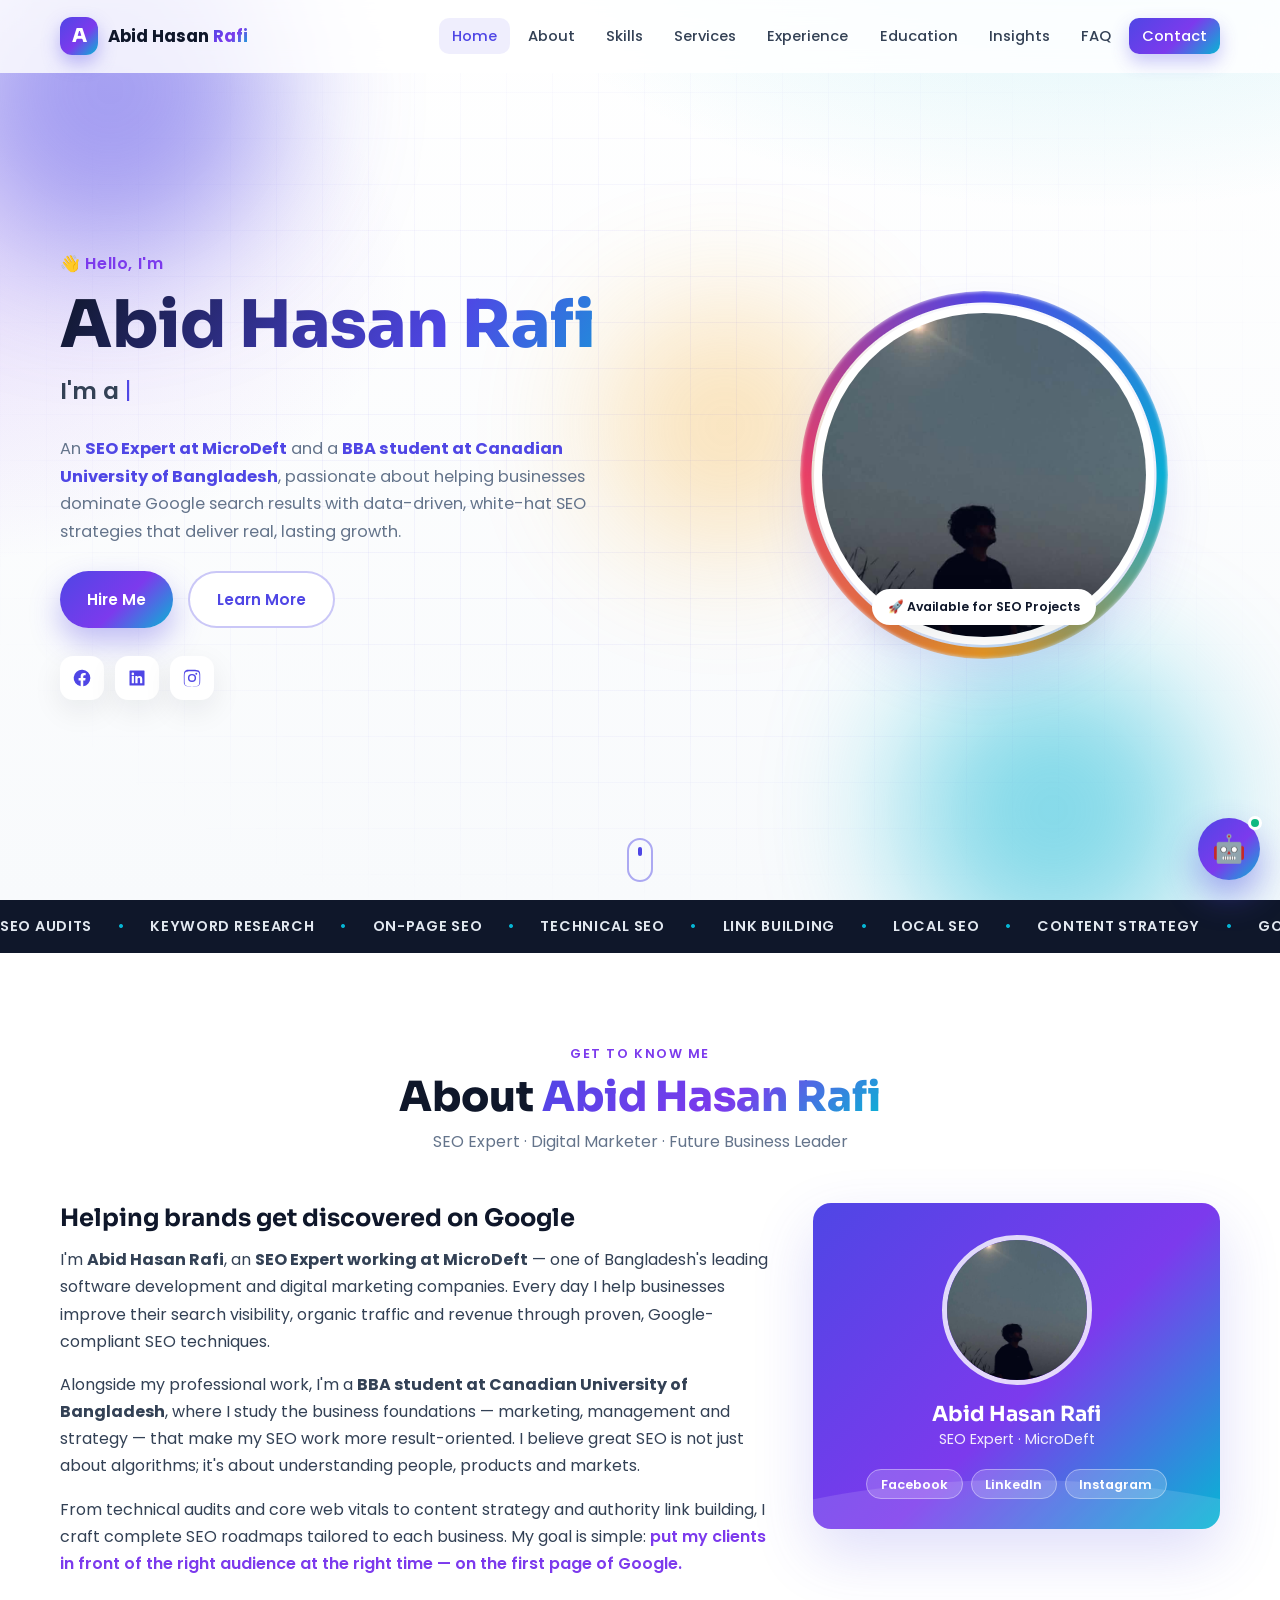
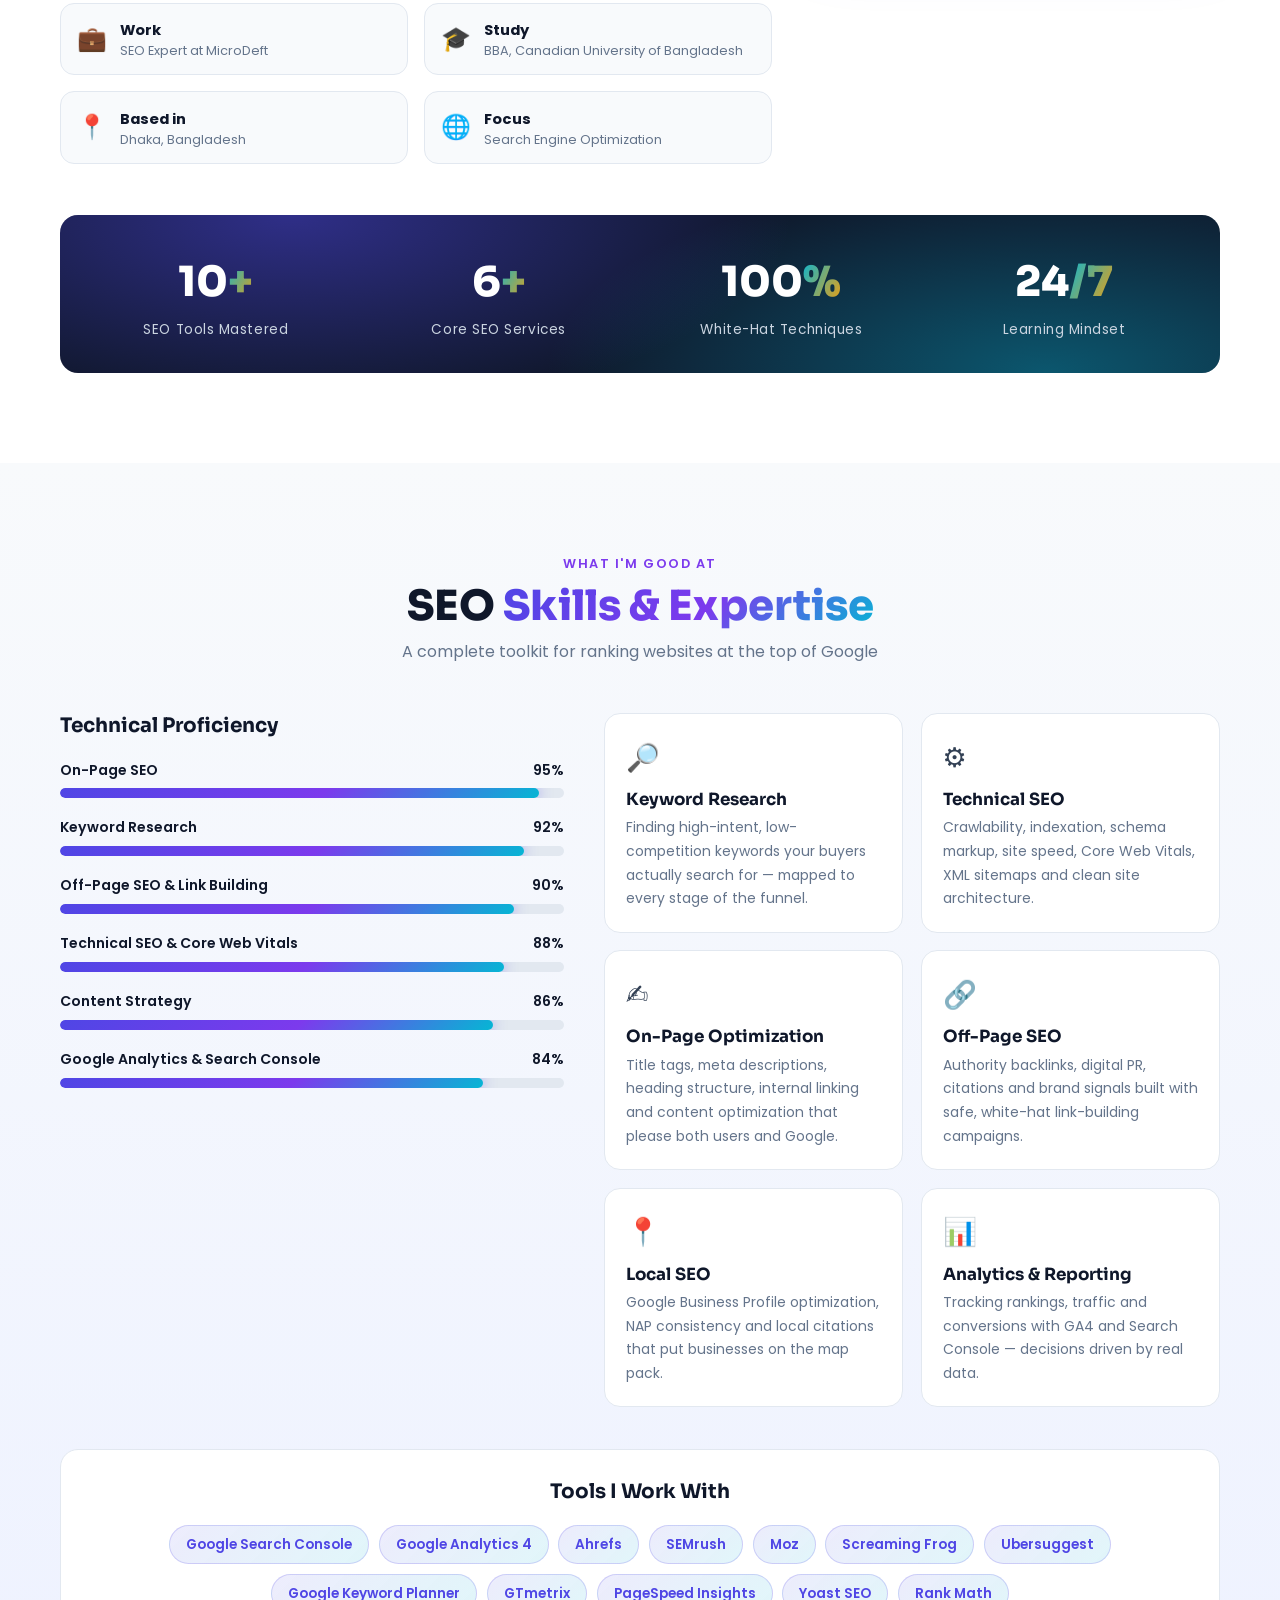
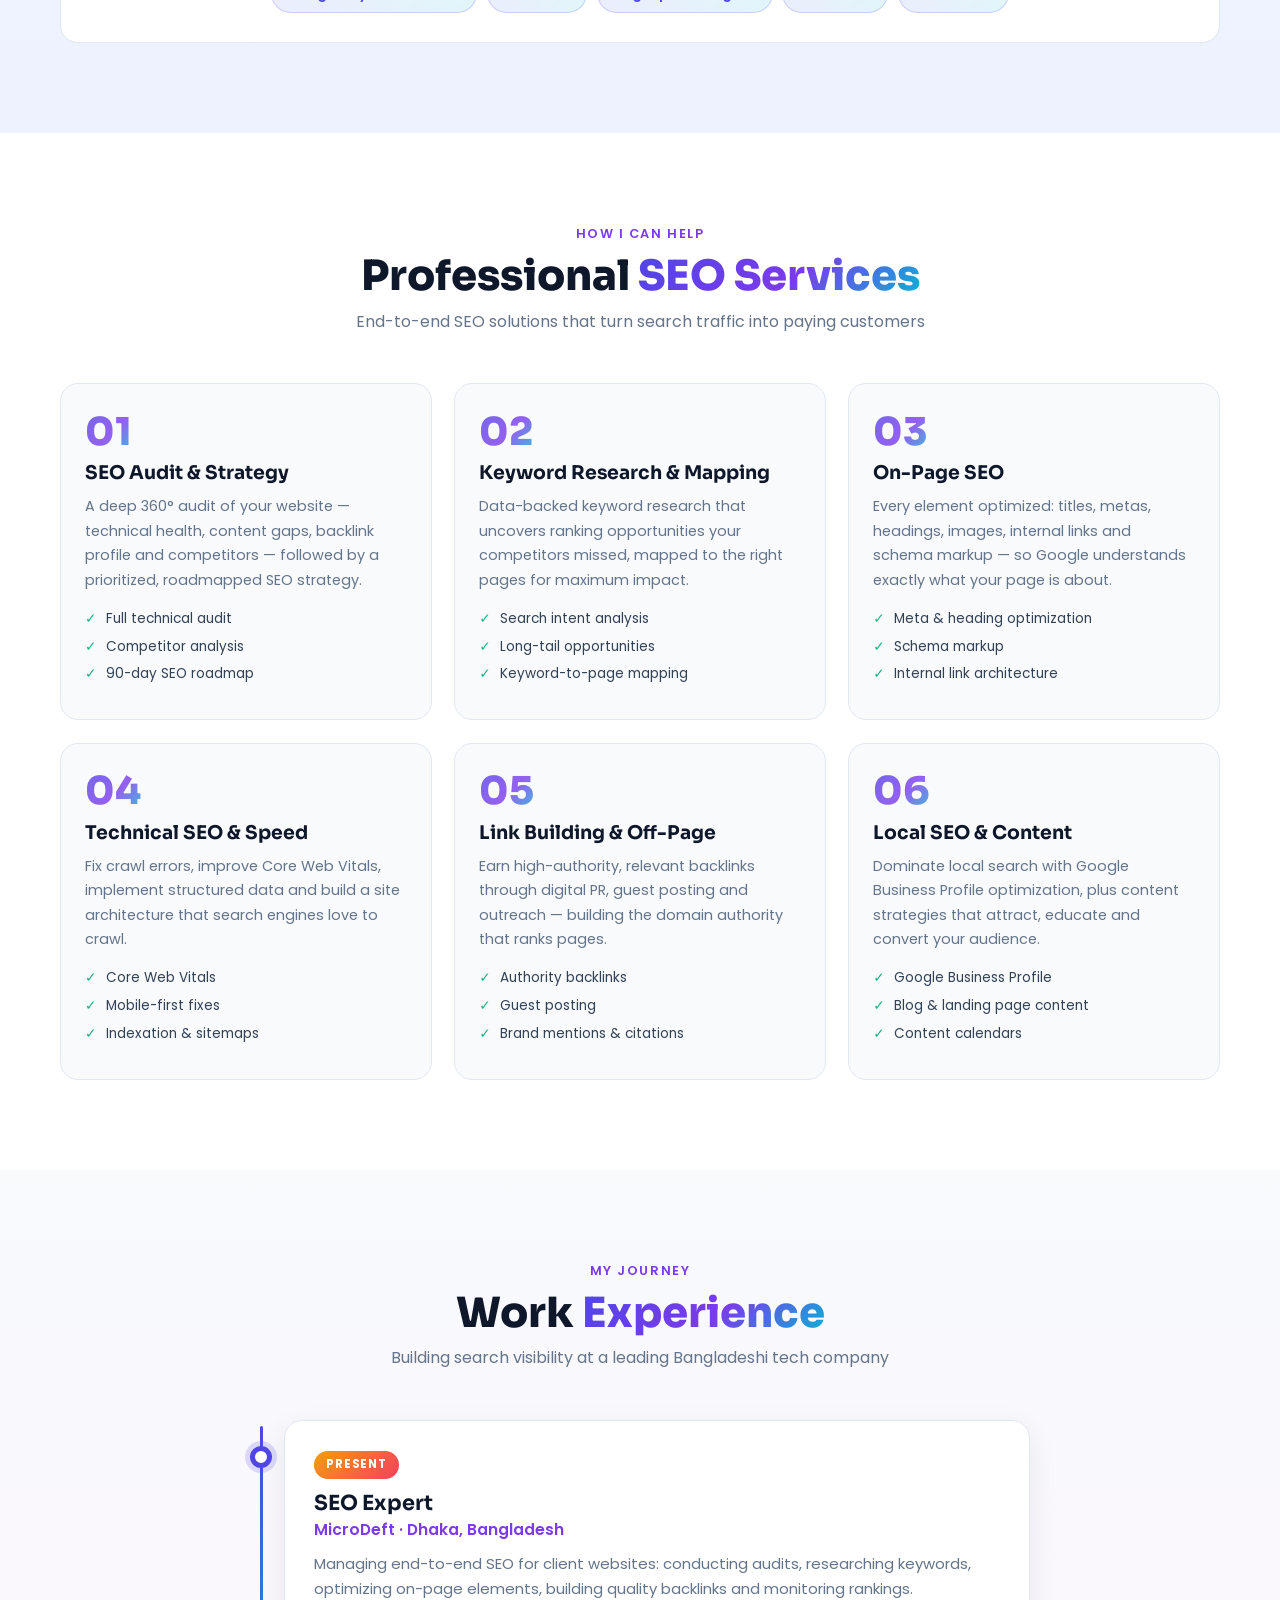
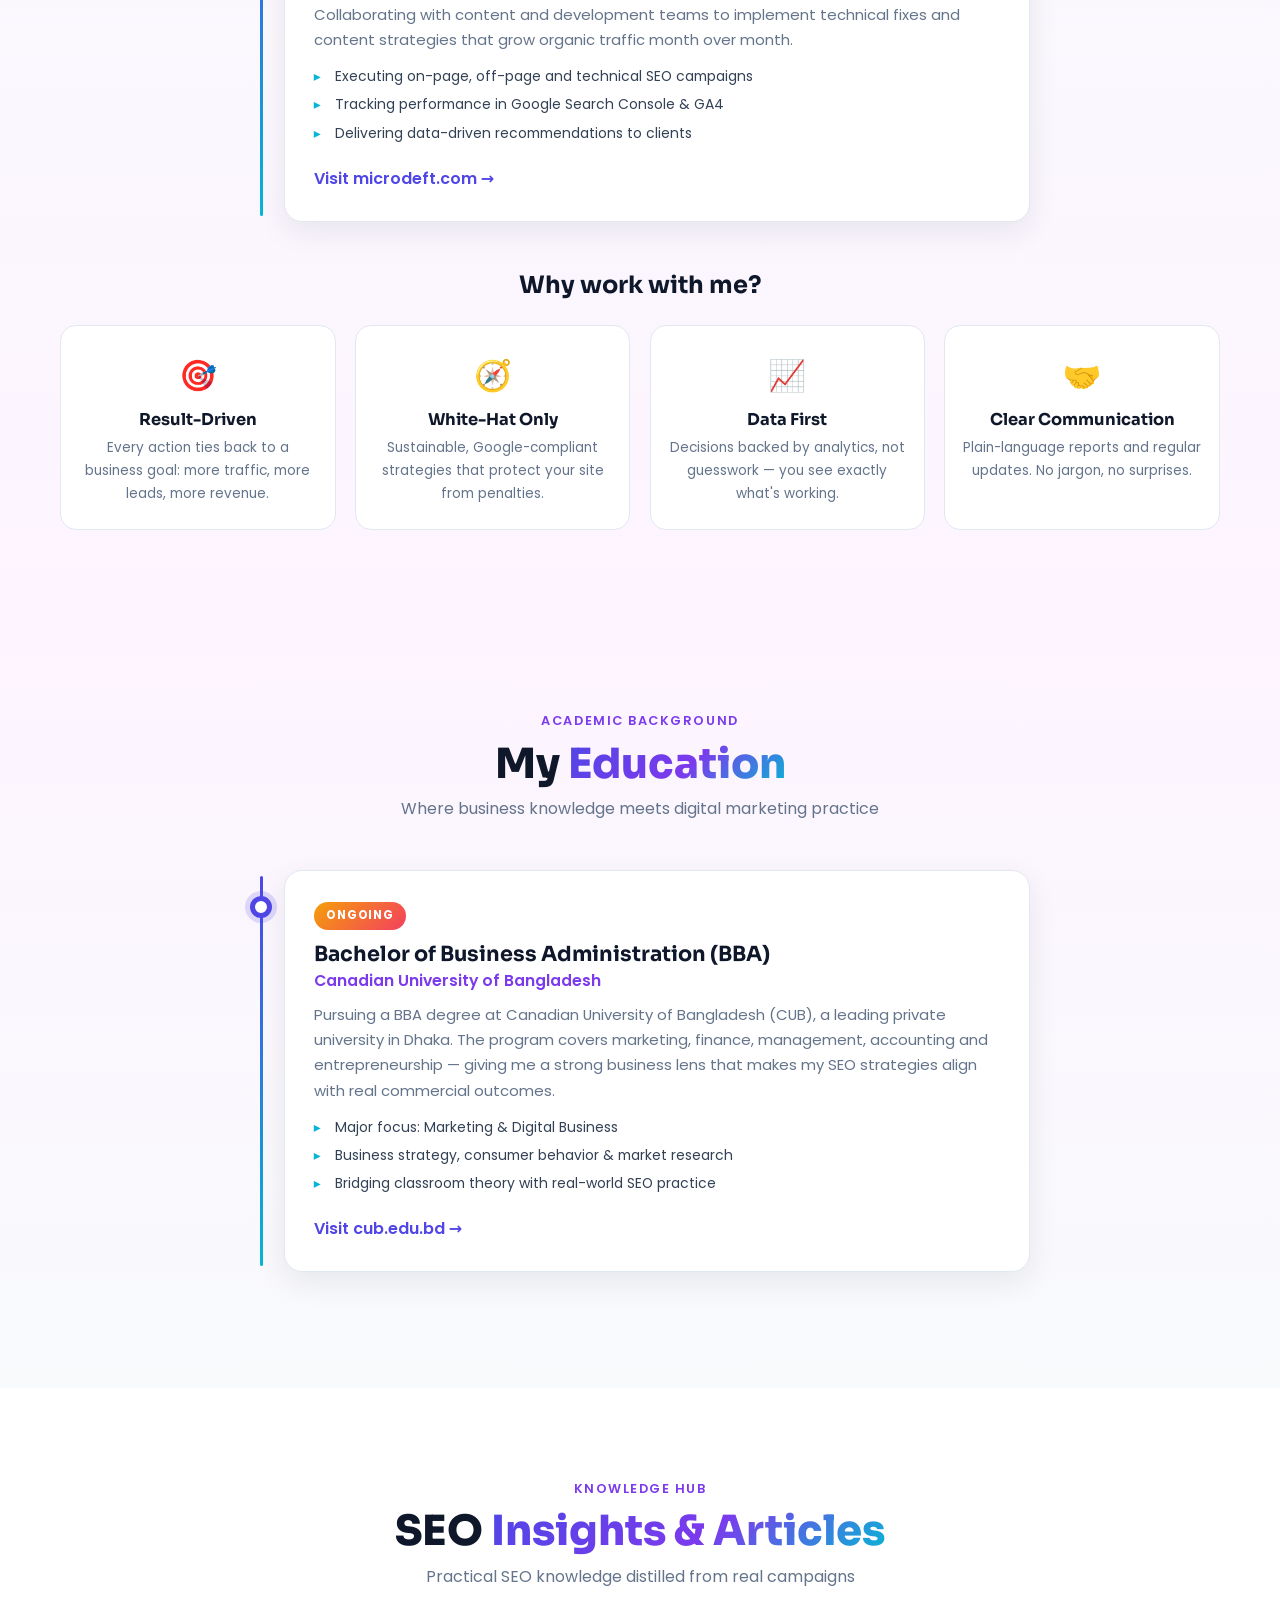
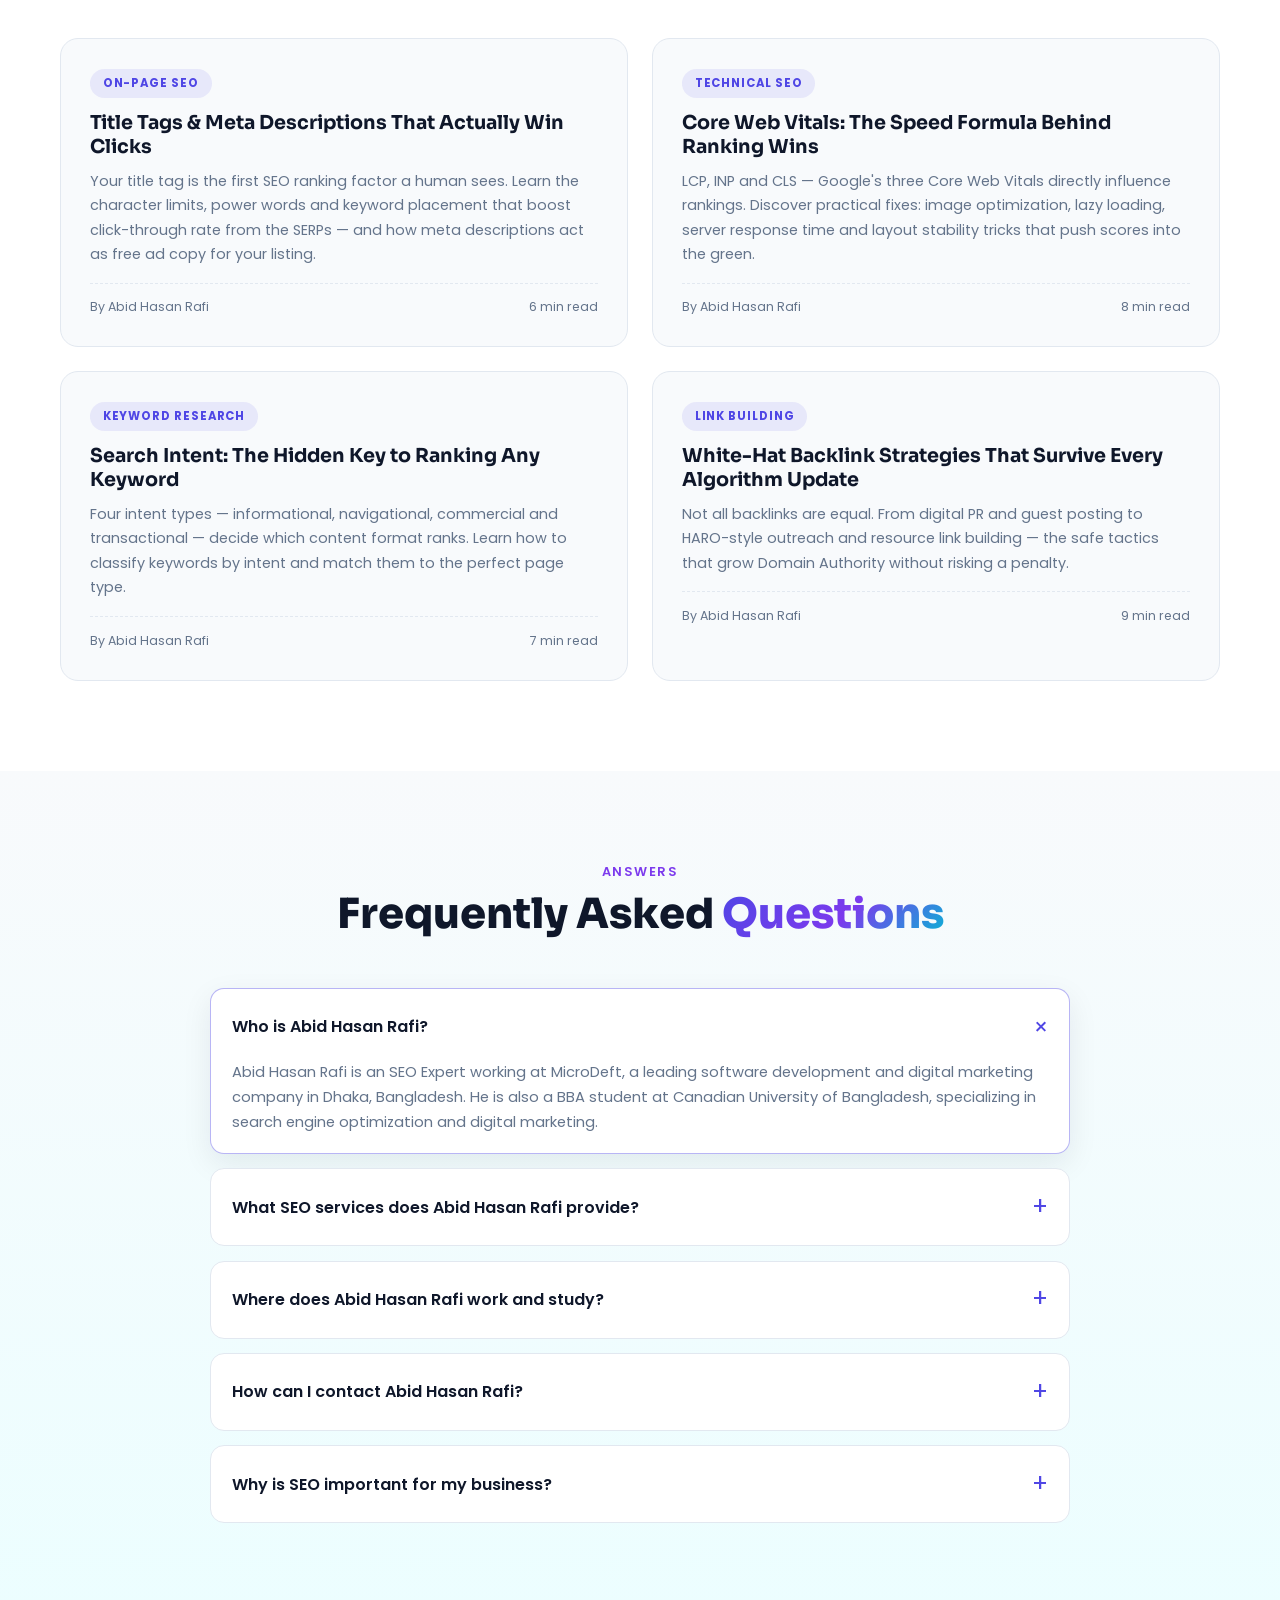
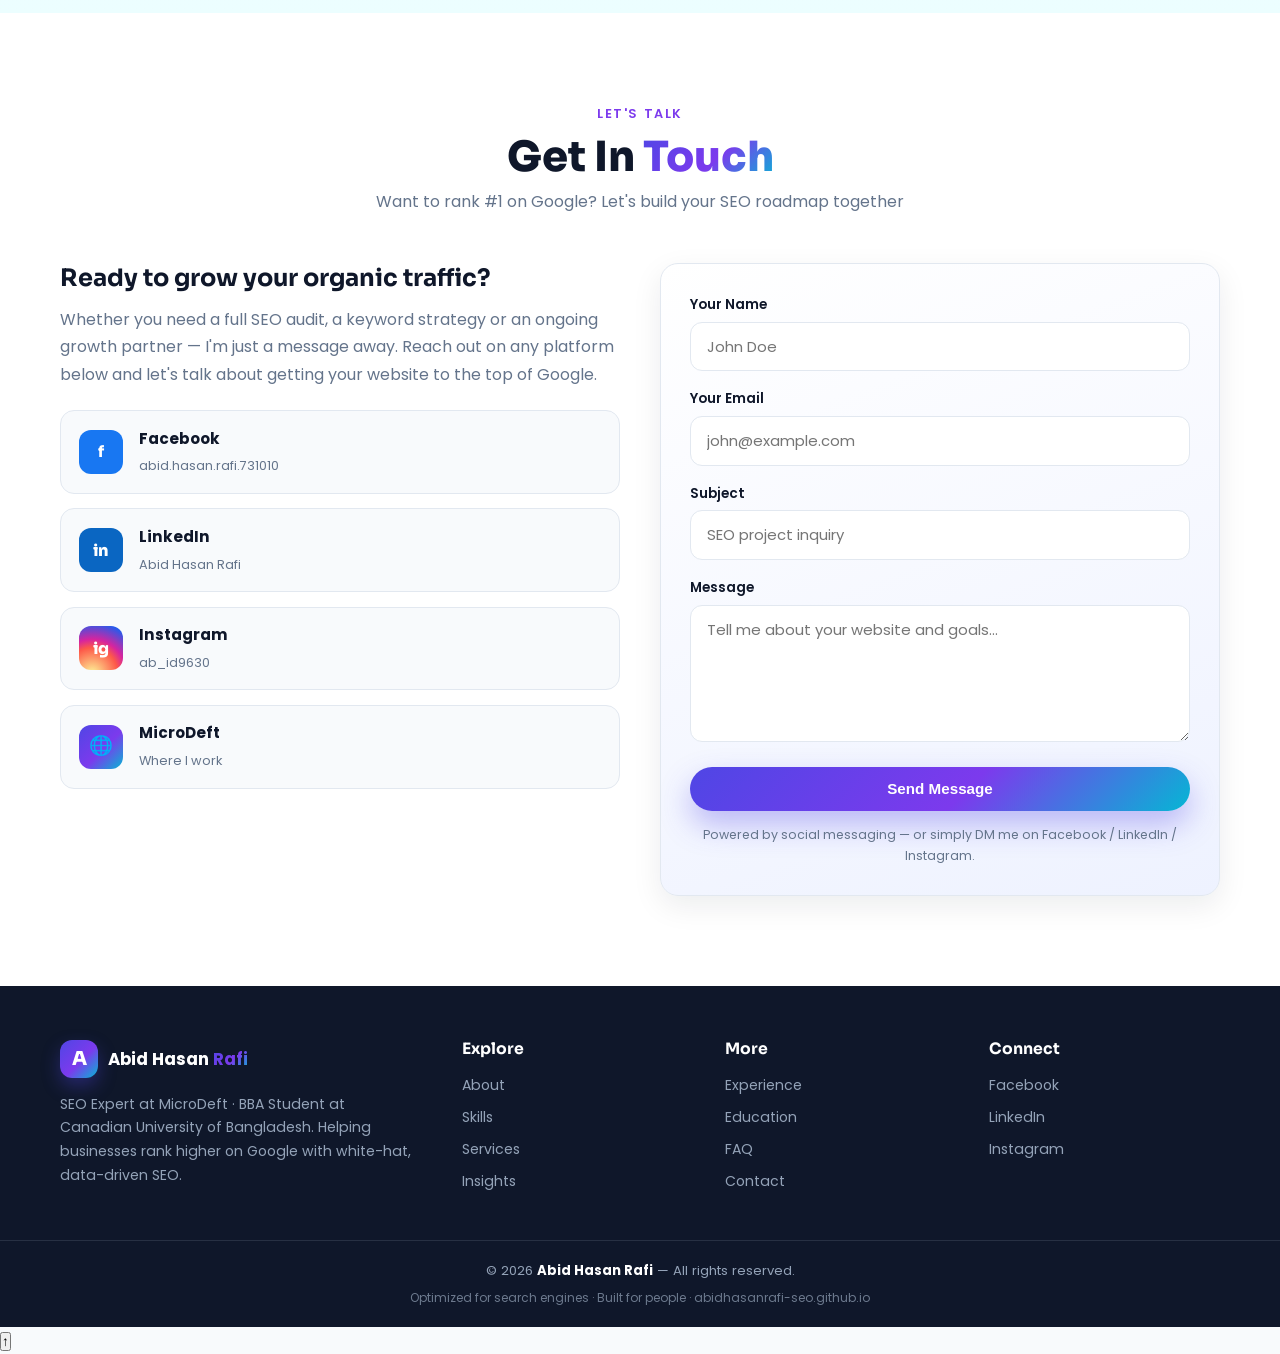
<file: index.html>
<!DOCTYPE html>
<html lang="en">
<head>
  <meta charset="UTF-8">
  <meta name="viewport" content="width=device-width, initial-scale=1.0">

  <!-- ===== Primary SEO Meta ===== -->
  <title>Abid Hasan Rafi | SEO Expert at MicroDeft | BBA Student at Canadian University of Bangladesh</title>
  <meta name="description" content="Abid Hasan Rafi is an SEO Expert working at MicroDeft and a BBA student at Canadian University of Bangladesh. He helps businesses rank higher on Google with proven on-page, off-page and technical SEO strategies.">
  <meta name="keywords" content="Abid Hasan Rafi, SEO Expert, SEO Expert Bangladesh, MicroDeft SEO, Canadian University of Bangladesh, BBA student, Digital Marketing, On-Page SEO, Off-Page SEO, Technical SEO, Keyword Research, Link Building, Dhaka SEO Specialist">
  <meta name="author" content="Abid Hasan Rafi">
  <meta name="robots" content="index, follow, max-image-preview:large, max-snippet:-1, max-video-preview:-1">
  <meta name="google-site-verification" content="MgeaceHY8XlkEoWfoE-cuvV6mOI0Iy1eFxW_aQE1mzo" />
  <meta name="theme-color" content="#4f46e5">

  <!-- ===== Canonical & Open Graph ===== -->
  <link rel="canonical" href="https://abidhasanrafi-seo.github.io/">
  <meta property="og:type" content="profile">
  <meta property="og:site_name" content="Abid Hasan Rafi">
  <meta property="og:title" content="Abid Hasan Rafi | SEO Expert at MicroDeft">
  <meta property="og:description" content="Official personal website of Abid Hasan Rafi — SEO Expert at MicroDeft and BBA student at Canadian University of Bangladesh.">
  <meta property="og:url" content="https://abidhasanrafi-seo.github.io/">
  <meta property="og:image" content="https://abidhasanrafi-seo.github.io/assets/profile.jpg">
  <meta property="og:image:alt" content="Abid Hasan Rafi — SEO Expert">
  <meta property="profile:first_name" content="Abid">
  <meta property="profile:last_name" content="Hasan Rafi">

  <!-- ===== Twitter Card ===== -->
  <meta name="twitter:card" content="summary_large_image">
  <meta name="twitter:title" content="Abid Hasan Rafi | SEO Expert at MicroDeft">
  <meta name="twitter:description" content="SEO Expert at MicroDeft · BBA Student at Canadian University of Bangladesh · Helping brands rank #1 on Google.">
  <meta name="twitter:image" content="https://abidhasanrafi-seo.github.io/assets/profile.jpg">

  <!-- ===== Icons & Assets ===== -->
  <link rel="icon" type="image/svg+xml" href="assets/favicon.svg">
  <link rel="apple-touch-icon" href="assets/profile.jpg">
  <link rel="preload" as="image" href="assets/profile.jpg">

  <!-- ===== Styles ===== -->
  <link rel="preconnect" href="https://fonts.googleapis.com">
  <link rel="preconnect" href="https://fonts.gstatic.com" crossorigin>
  <link href="https://fonts.googleapis.com/css2?family=Poppins:wght@300;400;500;600;700;800&family=Sora:wght@600;700;800&display=swap" rel="stylesheet">
  <link rel="stylesheet" href="css/style.css">

  <!-- ===== Structured Data: Person ===== -->
  <script type="application/ld+json">
  {
    "@context": "https://schema.org",
    "@type": "Person",
    "name": "Abid Hasan Rafi",
    "alternateName": "Abid Rafi",
    "url": "https://abidhasanrafi-seo.github.io/",
    "image": "https://abidhasanrafi-seo.github.io/assets/profile.jpg",
    "jobTitle": "SEO Expert",
    "worksFor": {
      "@type": "Organization",
      "name": "MicroDeft",
      "url": "https://microdeft.com/"
    },
    "alumniOf": {
      "@type": "CollegeOrUniversity",
      "name": "Canadian University of Bangladesh",
      "url": "https://cub.edu.bd/"
    },
    "knowsAbout": ["Search Engine Optimization", "On-Page SEO", "Off-Page SEO", "Technical SEO", "Keyword Research", "Link Building", "Digital Marketing", "Content Marketing", "Social Media Marketing"],
    "sameAs": [
      "https://web.facebook.com/abid.hasan.rafi.731010",
      "https://www.linkedin.com/in/abid-hasan-rafi-392333329/",
      "https://www.instagram.com/ab_id9630/"
    ],
    "address": {
      "@type": "PostalAddress",
      "addressLocality": "Dhaka",
      "addressCountry": "BD"
    }
  }
  </script>

  <!-- ===== Structured Data: WebSite ===== -->
  <script type="application/ld+json">
  {
    "@context": "https://schema.org",
    "@type": "WebSite",
    "name": "Abid Hasan Rafi",
    "url": "https://abidhasanrafi-seo.github.io/",
    "description": "Personal website of Abid Hasan Rafi, SEO Expert at MicroDeft and BBA student at Canadian University of Bangladesh.",
    "inLanguage": "en",
    "publisher": {
      "@type": "Person",
      "name": "Abid Hasan Rafi"
    }
  }
  </script>

  <!-- ===== Structured Data: FAQ ===== -->
  <script type="application/ld+json">
  {
    "@context": "https://schema.org",
    "@type": "FAQPage",
    "mainEntity": [
      {
        "@type": "Question",
        "name": "Who is Abid Hasan Rafi?",
        "acceptedAnswer": {
          "@type": "Answer",
          "text": "Abid Hasan Rafi is an SEO Expert working at MicroDeft, a leading software and digital marketing company in Dhaka, Bangladesh. He is also a BBA student at Canadian University of Bangladesh."
        }
      },
      {
        "@type": "Question",
        "name": "What SEO services does Abid Hasan Rafi provide?",
        "acceptedAnswer": {
          "@type": "Answer",
          "text": "Abid Hasan Rafi provides SEO audits, keyword research, on-page optimization, technical SEO, link building, local SEO and content strategy services to help websites rank higher on Google."
        }
      },
      {
        "@type": "Question",
        "name": "Where does Abid Hasan Rafi work and study?",
        "acceptedAnswer": {
          "@type": "Answer",
          "text": "Abid Hasan Rafi works as an SEO Expert at MicroDeft and studies Bachelor of Business Administration (BBA) at Canadian University of Bangladesh."
        }
      },
      {
        "@type": "Question",
        "name": "How can I contact Abid Hasan Rafi?",
        "acceptedAnswer": {
          "@type": "Answer",
          "text": "You can contact Abid Hasan Rafi through his Facebook, LinkedIn or Instagram profiles, all linked from his official website abidhasanrafi-seo.github.io."
        }
      }
    ]
  }
  </script>
</head>
<body>

  <a class="skip-link" href="#main">Skip to main content</a>

  <!-- ===== Progress bar ===== -->
  <div class="scroll-progress" id="scrollProgress" aria-hidden="true"></div>

  <!-- ===== Header / Navigation ===== -->
  <header class="header" id="header">
    <nav class="nav container" aria-label="Main navigation">
      <a href="#home" class="nav__logo">
        <span class="logo__mark">A</span>
        <span class="logo__text">Abid Hasan <b>Rafi</b></span>
      </a>

      <button class="nav__toggle" id="navToggle" aria-label="Toggle menu" aria-expanded="false" aria-controls="navMenu">
        <span></span><span></span><span></span>
      </button>

      <ul class="nav__menu" id="navMenu">
        <li><a href="#home" class="nav__link active">Home</a></li>
        <li><a href="#about" class="nav__link">About</a></li>
        <li><a href="#skills" class="nav__link">Skills</a></li>
        <li><a href="#services" class="nav__link">Services</a></li>
        <li><a href="#experience" class="nav__link">Experience</a></li>
        <li><a href="#education" class="nav__link">Education</a></li>
        <li><a href="#insights" class="nav__link">Insights</a></li>
        <li><a href="#faq" class="nav__link">FAQ</a></li>
        <li><a href="#contact" class="nav__link nav__link--btn">Contact</a></li>
      </ul>
    </nav>
  </header>

  <main id="main">

    <!-- ===== Hero ===== -->
    <section class="hero" id="home">
      <div class="hero__bg" aria-hidden="true">
        <span class="blob blob--1"></span>
        <span class="blob blob--2"></span>
        <span class="blob blob--3"></span>
        <span class="grid-overlay"></span>
      </div>

      <div class="container hero__inner">
        <div class="hero__content reveal">
          <p class="hero__eyebrow">👋 Hello, I'm</p>
          <h1 class="hero__title">Abid Hasan Rafi</h1>
          <p class="hero__typed-wrap">
            I'm a <span class="hero__typed" id="typedRoles"></span><span class="caret" aria-hidden="true">|</span>
          </p>
          <p class="hero__desc">
            An <strong>SEO Expert at MicroDeft</strong> and a <strong>BBA student at Canadian University of Bangladesh</strong>,
            passionate about helping businesses dominate Google search results with data-driven,
            white-hat SEO strategies that deliver real, lasting growth.
          </p>

          <div class="hero__cta">
            <a href="#contact" class="btn btn--primary">Hire Me</a>
            <a href="#about" class="btn btn--ghost">Learn More</a>
          </div>

          <ul class="hero__social" aria-label="Social media profiles">
            <li>
              <a href="https://web.facebook.com/abid.hasan.rafi.731010" target="_blank" rel="noopener noreferrer" aria-label="Abid Hasan Rafi on Facebook">
                <svg viewBox="0 0 24 24" width="20" height="20" fill="currentColor" aria-hidden="true"><path d="M22 12a10 10 0 1 0-11.6 9.9v-7H7.9V12h2.5V9.8c0-2.5 1.5-3.9 3.8-3.9 1.1 0 2.2.2 2.2.2v2.5h-1.3c-1.2 0-1.6.8-1.6 1.6V12h2.8l-.4 2.9h-2.4v7A10 10 0 0 0 22 12z"/></svg>
              </a>
            </li>
            <li>
              <a href="https://www.linkedin.com/in/abid-hasan-rafi-392333329/" target="_blank" rel="noopener noreferrer" aria-label="Abid Hasan Rafi on LinkedIn">
                <svg viewBox="0 0 24 24" width="20" height="20" fill="currentColor" aria-hidden="true"><path d="M20.4 3H3.6A.6.6 0 0 0 3 3.6v16.8a.6.6 0 0 0 .6.6h16.8a.6.6 0 0 0 .6-.6V3.6a.6.6 0 0 0-.6-.6zM8.3 18.3H5.7V9.7h2.6v8.6zM7 8.6a1.5 1.5 0 1 1 0-3.1 1.5 1.5 0 0 1 0 3.1zm11.3 9.7h-2.6v-4.2c0-1 0-2.3-1.4-2.3s-1.6 1.1-1.6 2.2v4.3H10V9.7h2.5v1.2h.1a2.8 2.8 0 0 1 2.5-1.4c2.7 0 3.2 1.8 3.2 4.1v4.7z"/></svg>
              </a>
            </li>
            <li>
              <a href="https://www.instagram.com/ab_id9630/?hl=en" target="_blank" rel="noopener noreferrer" aria-label="Abid Hasan Rafi on Instagram">
                <svg viewBox="0 0 24 24" width="20" height="20" fill="currentColor" aria-hidden="true"><path d="M12 2.2c3.2 0 3.6 0 4.9.1 1.2.1 1.8.2 2.2.4.6.2 1 .5 1.4.9.4.4.7.8.9 1.4.2.4.4 1 .4 2.2.1 1.3.1 1.7.1 4.9s0 3.6-.1 4.9c-.1 1.2-.2 1.8-.4 2.2a3.9 3.9 0 0 1-.9 1.4c-.4.4-.8.7-1.4.9-.4.2-1 .4-2.2.4-1.3.1-1.7.1-4.9.1s-3.6 0-4.9-.1c-1.2-.1-1.8-.2-2.2-.4a3.9 3.9 0 0 1-1.4-.9 3.9 3.9 0 0 1-.9-1.4c-.2-.4-.4-1-.4-2.2C2.2 15.6 2.2 15.2 2.2 12s0-3.6.1-4.9c.1-1.2.2-1.8.4-2.2.2-.6.5-1 .9-1.4.4-.4.8-.7 1.4-.9.4-.2 1-.4 2.2-.4C8.4 2.2 8.8 2.2 12 2.2zm0 1.8c-3.1 0-3.5 0-4.8.1-1.1.1-1.5.2-1.9.3-.5.2-.8.4-1.1.7-.3.3-.5.6-.7 1.1-.1.4-.3.8-.3 1.9-.1 1.3-.1 1.7-.1 4.8s0 3.5.1 4.8c.1 1.1.2 1.5.3 1.9.2.5.4.8.7 1.1.3.3.6.5 1.1.7.4.1.8.3 1.9.3 1.3.1 1.7.1 4.8.1s3.5 0 4.8-.1c1.1-.1 1.5-.2 1.9-.3.5-.2.8-.4 1.1-.7.3-.3.5-.6.7-1.1.1-.4.3-.8.3-1.9.1-1.3.1-1.7.1-4.8s0-3.5-.1-4.8c-.1-1.1-.2-1.5-.3-1.9a2.9 2.9 0 0 0-.7-1.1 2.9 2.9 0 0 0-1.1-.7c-.4-.1-.8-.3-1.9-.3-1.3-.1-1.7-.1-4.8-.1zm0 3.1a4.9 4.9 0 1 1 0 9.8 4.9 4.9 0 0 1 0-9.8zm0 8a3.1 3.1 0 1 0 0-6.3 3.1 3.1 0 0 0 0 6.3zm6.3-8.3a1.1 1.1 0 1 1-2.3 0 1.1 1.1 0 0 1 2.3 0z"/></svg>
              </a>
            </li>
          </ul>
        </div>

        <div class="hero__visual reveal">
          <div class="hero__avatar">
            <div class="avatar__ring" aria-hidden="true"></div>
            <img src="assets/profile.jpg" alt="Abid Hasan Rafi — SEO Expert at MicroDeft and BBA student at Canadian University of Bangladesh" width="320" height="320" class="avatar__img" fetchpriority="high">
            <span class="avatar__badge">🚀 Available for SEO Projects</span>
          </div>
        </div>
      </div>

      <a href="#about" class="hero__scroll" aria-label="Scroll to about section">
        <span></span>
      </a>
    </section>

    <!-- ===== Marquee / Trust bar ===== -->
    <div class="marquee" aria-hidden="true">
      <div class="marquee__track">
        <span>SEO Audits</span><span>•</span><span>Keyword Research</span><span>•</span><span>On-Page SEO</span><span>•</span><span>Technical SEO</span><span>•</span><span>Link Building</span><span>•</span><span>Local SEO</span><span>•</span><span>Content Strategy</span><span>•</span><span>Google Analytics</span><span>•</span>
        <span>SEO Audits</span><span>•</span><span>Keyword Research</span><span>•</span><span>On-Page SEO</span><span>•</span><span>Technical SEO</span><span>•</span><span>Link Building</span><span>•</span><span>Local SEO</span><span>•</span><span>Content Strategy</span><span>•</span><span>Google Analytics</span><span>•</span>
      </div>
    </div>

    <!-- ===== About ===== -->
    <section class="section about" id="about">
      <div class="container">
        <header class="section__head reveal">
          <p class="section__eyebrow">Get to know me</p>
          <h2 class="section__title">About <span>Abid Hasan Rafi</span></h2>
          <p class="section__sub">SEO Expert · Digital Marketer · Future Business Leader</p>
        </header>

        <div class="about__grid">
          <div class="about__text reveal">
            <h3>Helping brands get discovered on Google</h3>
            <p>
              I'm <strong>Abid Hasan Rafi</strong>, an <strong>SEO Expert working at MicroDeft</strong> — one of
              Bangladesh's leading software development and digital marketing companies. Every day I help
              businesses improve their search visibility, organic traffic and revenue through proven,
              Google-compliant SEO techniques.
            </p>
            <p>
              Alongside my professional work, I'm a <strong>BBA student at Canadian University of Bangladesh</strong>,
              where I study the business foundations — marketing, management and strategy — that make my SEO
              work more result-oriented. I believe great SEO is not just about algorithms; it's about
              understanding people, products and markets.
            </p>
            <p>
              From technical audits and core web vitals to content strategy and authority link building,
              I craft complete SEO roadmaps tailored to each business. My goal is simple:
              <em>put my clients in front of the right audience at the right time — on the first page of Google.</em>
            </p>

            <div class="about__facts">
              <div class="fact">
                <span class="fact__icon" aria-hidden="true">💼</span>
                <div><b>Work</b><small>SEO Expert at MicroDeft</small></div>
              </div>
              <div class="fact">
                <span class="fact__icon" aria-hidden="true">🎓</span>
                <div><b>Study</b><small>BBA, Canadian University of Bangladesh</small></div>
              </div>
              <div class="fact">
                <span class="fact__icon" aria-hidden="true">📍</span>
                <div><b>Based in</b><small>Dhaka, Bangladesh</small></div>
              </div>
              <div class="fact">
                <span class="fact__icon" aria-hidden="true">🌐</span>
                <div><b>Focus</b><small>Search Engine Optimization</small></div>
              </div>
            </div>
          </div>

          <aside class="about__side reveal">
            <div class="card card--profile">
              <img src="assets/profile.jpg" alt="Portrait of Abid Hasan Rafi, SEO Expert" width="180" height="180" loading="lazy">
              <h3>Abid Hasan Rafi</h3>
              <p>SEO Expert · MicroDeft</p>
              <ul class="card__links">
                <li><a href="https://web.facebook.com/abid.hasan.rafi.731010" target="_blank" rel="noopener noreferrer">Facebook</a></li>
                <li><a href="https://www.linkedin.com/in/abid-hasan-rafi-392333329/" target="_blank" rel="noopener noreferrer">LinkedIn</a></li>
                <li><a href="https://www.instagram.com/ab_id9630/?hl=en" target="_blank" rel="noopener noreferrer">Instagram</a></li>
              </ul>
            </div>
          </aside>
        </div>

        <!-- Stats -->
        <div class="stats reveal">
          <div class="stat"><span class="stat__num" data-count="10">0</span><span class="stat__plus">+</span><p>SEO Tools Mastered</p></div>
          <div class="stat"><span class="stat__num" data-count="6">0</span><span class="stat__plus">+</span><p>Core SEO Services</p></div>
          <div class="stat"><span class="stat__num" data-count="100">0</span><span class="stat__plus">%</span><p>White-Hat Techniques</p></div>
          <div class="stat"><span class="stat__num" data-count="24">0</span><span class="stat__plus">/7</span><p>Learning Mindset</p></div>
        </div>
      </div>
    </section>

    <!-- ===== Skills ===== -->
    <section class="section skills" id="skills">
      <div class="container">
        <header class="section__head reveal">
          <p class="section__eyebrow">What I'm good at</p>
          <h2 class="section__title">SEO <span>Skills & Expertise</span></h2>
          <p class="section__sub">A complete toolkit for ranking websites at the top of Google</p>
        </header>

        <div class="skills__grid">
          <div class="skills__bars reveal">
            <h3>Technical Proficiency</h3>
            <div class="bar" data-level="95"><div class="bar__label"><span>On-Page SEO</span><span>95%</span></div><div class="bar__track"><div class="bar__fill"></div></div></div>
            <div class="bar" data-level="92"><div class="bar__label"><span>Keyword Research</span><span>92%</span></div><div class="bar__track"><div class="bar__fill"></div></div></div>
            <div class="bar" data-level="90"><div class="bar__label"><span>Off-Page SEO & Link Building</span><span>90%</span></div><div class="bar__track"><div class="bar__fill"></div></div></div>
            <div class="bar" data-level="88"><div class="bar__label"><span>Technical SEO & Core Web Vitals</span><span>88%</span></div><div class="bar__track"><div class="bar__fill"></div></div></div>
            <div class="bar" data-level="86"><div class="bar__label"><span>Content Strategy</span><span>86%</span></div><div class="bar__track"><div class="bar__fill"></div></div></div>
            <div class="bar" data-level="84"><div class="bar__label"><span>Google Analytics & Search Console</span><span>84%</span></div><div class="bar__track"><div class="bar__fill"></div></div></div>
          </div>

          <div class="skills__cards reveal">
            <article class="skill-card">
              <span class="skill-card__icon" aria-hidden="true">🔎</span>
              <h3>Keyword Research</h3>
              <p>Finding high-intent, low-competition keywords your buyers actually search for — mapped to every stage of the funnel.</p>
            </article>
            <article class="skill-card">
              <span class="skill-card__icon" aria-hidden="true">⚙️</span>
              <h3>Technical SEO</h3>
              <p>Crawlability, indexation, schema markup, site speed, Core Web Vitals, XML sitemaps and clean site architecture.</p>
            </article>
            <article class="skill-card">
              <span class="skill-card__icon" aria-hidden="true">✍️</span>
              <h3>On-Page Optimization</h3>
              <p>Title tags, meta descriptions, heading structure, internal linking and content optimization that please both users and Google.</p>
            </article>
            <article class="skill-card">
              <span class="skill-card__icon" aria-hidden="true">🔗</span>
              <h3>Off-Page SEO</h3>
              <p>Authority backlinks, digital PR, citations and brand signals built with safe, white-hat link-building campaigns.</p>
            </article>
            <article class="skill-card">
              <span class="skill-card__icon" aria-hidden="true">📍</span>
              <h3>Local SEO</h3>
              <p>Google Business Profile optimization, NAP consistency and local citations that put businesses on the map pack.</p>
            </article>
            <article class="skill-card">
              <span class="skill-card__icon" aria-hidden="true">📊</span>
              <h3>Analytics & Reporting</h3>
              <p>Tracking rankings, traffic and conversions with GA4 and Search Console — decisions driven by real data.</p>
            </article>
          </div>
        </div>

        <div class="tools reveal">
          <h3>Tools I Work With</h3>
          <ul class="tools__list">
            <li>Google Search Console</li><li>Google Analytics 4</li><li>Ahrefs</li><li>SEMrush</li>
            <li>Moz</li><li>Screaming Frog</li><li>Ubersuggest</li><li>Google Keyword Planner</li>
            <li>GTmetrix</li><li>PageSpeed Insights</li><li>Yoast SEO</li><li>Rank Math</li>
          </ul>
        </div>
      </div>
    </section>

    <!-- ===== Services ===== -->
    <section class="section services" id="services">
      <div class="container">
        <header class="section__head reveal">
          <p class="section__eyebrow">How I can help</p>
          <h2 class="section__title">Professional <span>SEO Services</span></h2>
          <p class="section__sub">End-to-end SEO solutions that turn search traffic into paying customers</p>
        </header>

        <div class="services__grid">
          <article class="service reveal">
            <span class="service__num">01</span>
            <h3>SEO Audit & Strategy</h3>
            <p>A deep 360° audit of your website — technical health, content gaps, backlink profile and competitors — followed by a prioritized, roadmapped SEO strategy.</p>
            <ul><li>Full technical audit</li><li>Competitor analysis</li><li>90-day SEO roadmap</li></ul>
          </article>
          <article class="service reveal">
            <span class="service__num">02</span>
            <h3>Keyword Research & Mapping</h3>
            <p>Data-backed keyword research that uncovers ranking opportunities your competitors missed, mapped to the right pages for maximum impact.</p>
            <ul><li>Search intent analysis</li><li>Long-tail opportunities</li><li>Keyword-to-page mapping</li></ul>
          </article>
          <article class="service reveal">
            <span class="service__num">03</span>
            <h3>On-Page SEO</h3>
            <p>Every element optimized: titles, metas, headings, images, internal links and schema markup — so Google understands exactly what your page is about.</p>
            <ul><li>Meta & heading optimization</li><li>Schema markup</li><li>Internal link architecture</li></ul>
          </article>
          <article class="service reveal">
            <span class="service__num">04</span>
            <h3>Technical SEO & Speed</h3>
            <p>Fix crawl errors, improve Core Web Vitals, implement structured data and build a site architecture that search engines love to crawl.</p>
            <ul><li>Core Web Vitals</li><li>Mobile-first fixes</li><li>Indexation & sitemaps</li></ul>
          </article>
          <article class="service reveal">
            <span class="service__num">05</span>
            <h3>Link Building & Off-Page</h3>
            <p>Earn high-authority, relevant backlinks through digital PR, guest posting and outreach — building the domain authority that ranks pages.</p>
            <ul><li>Authority backlinks</li><li>Guest posting</li><li>Brand mentions & citations</li></ul>
          </article>
          <article class="service reveal">
            <span class="service__num">06</span>
            <h3>Local SEO & Content</h3>
            <p>Dominate local search with Google Business Profile optimization, plus content strategies that attract, educate and convert your audience.</p>
            <ul><li>Google Business Profile</li><li>Blog & landing page content</li><li>Content calendars</li></ul>
          </article>
        </div>
      </div>
    </section>

    <!-- ===== Experience ===== -->
    <section class="section experience" id="experience">
      <div class="container">
        <header class="section__head reveal">
          <p class="section__eyebrow">My journey</p>
          <h2 class="section__title">Work <span>Experience</span></h2>
          <p class="section__sub">Building search visibility at a leading Bangladeshi tech company</p>
        </header>

        <div class="timeline">
          <article class="timeline__item reveal">
            <div class="timeline__dot" aria-hidden="true"></div>
            <div class="timeline__card">
              <span class="timeline__tag">Present</span>
              <h3>SEO Expert</h3>
              <h4>MicroDeft · Dhaka, Bangladesh</h4>
              <p>
                Managing end-to-end SEO for client websites: conducting audits, researching keywords,
                optimizing on-page elements, building quality backlinks and monitoring rankings.
                Collaborating with content and development teams to implement technical fixes and
                content strategies that grow organic traffic month over month.
              </p>
              <ul class="timeline__points">
                <li>Executing on-page, off-page and technical SEO campaigns</li>
                <li>Tracking performance in Google Search Console & GA4</li>
                <li>Delivering data-driven recommendations to clients</li>
              </ul>
              <a class="timeline__link" href="https://microdeft.com/" target="_blank" rel="noopener noreferrer">Visit microdeft.com →</a>
            </div>
          </article>
        </div>

        <div class="why reveal">
          <h3>Why work with me?</h3>
          <div class="why__grid">
            <div class="why__item"><span aria-hidden="true">🎯</span><h4>Result-Driven</h4><p>Every action ties back to a business goal: more traffic, more leads, more revenue.</p></div>
            <div class="why__item"><span aria-hidden="true">🧭</span><h4>White-Hat Only</h4><p>Sustainable, Google-compliant strategies that protect your site from penalties.</p></div>
            <div class="why__item"><span aria-hidden="true">📈</span><h4>Data First</h4><p>Decisions backed by analytics, not guesswork — you see exactly what's working.</p></div>
            <div class="why__item"><span aria-hidden="true">🤝</span><h4>Clear Communication</h4><p>Plain-language reports and regular updates. No jargon, no surprises.</p></div>
          </div>
        </div>
      </div>
    </section>

    <!-- ===== Education ===== -->
    <section class="section education" id="education">
      <div class="container">
        <header class="section__head reveal">
          <p class="section__eyebrow">Academic background</p>
          <h2 class="section__title">My <span>Education</span></h2>
          <p class="section__sub">Where business knowledge meets digital marketing practice</p>
        </header>

        <div class="timeline">
          <article class="timeline__item reveal">
            <div class="timeline__dot" aria-hidden="true"></div>
            <div class="timeline__card">
              <span class="timeline__tag">Ongoing</span>
              <h3>Bachelor of Business Administration (BBA)</h3>
              <h4>Canadian University of Bangladesh</h4>
              <p>
                Pursuing a BBA degree at Canadian University of Bangladesh (CUB), a leading private
                university in Dhaka. The program covers marketing, finance, management, accounting and
                entrepreneurship — giving me a strong business lens that makes my SEO strategies
                align with real commercial outcomes.
              </p>
              <ul class="timeline__points">
                <li>Major focus: Marketing & Digital Business</li>
                <li>Business strategy, consumer behavior & market research</li>
                <li>Bridging classroom theory with real-world SEO practice</li>
              </ul>
              <a class="timeline__link" href="https://cub.edu.bd/" target="_blank" rel="noopener noreferrer">Visit cub.edu.bd →</a>
            </div>
          </article>
        </div>
      </div>
    </section>

    <!-- ===== Insights / Blog ===== -->
    <section class="section insights" id="insights">
      <div class="container">
        <header class="section__head reveal">
          <p class="section__eyebrow">Knowledge hub</p>
          <h2 class="section__title">SEO <span>Insights & Articles</span></h2>
          <p class="section__sub">Practical SEO knowledge distilled from real campaigns</p>
        </header>

        <div class="insights__grid">
          <article class="post reveal">
            <span class="post__cat">On-Page SEO</span>
            <h3>Title Tags & Meta Descriptions That Actually Win Clicks</h3>
            <p>Your title tag is the first SEO ranking factor a human sees. Learn the character limits, power words and keyword placement that boost click-through rate from the SERPs — and how meta descriptions act as free ad copy for your listing.</p>
            <div class="post__meta"><span>By Abid Hasan Rafi</span><span>6 min read</span></div>
          </article>
          <article class="post reveal">
            <span class="post__cat">Technical SEO</span>
            <h3>Core Web Vitals: The Speed Formula Behind Ranking Wins</h3>
            <p>LCP, INP and CLS — Google's three Core Web Vitals directly influence rankings. Discover practical fixes: image optimization, lazy loading, server response time and layout stability tricks that push scores into the green.</p>
            <div class="post__meta"><span>By Abid Hasan Rafi</span><span>8 min read</span></div>
          </article>
          <article class="post reveal">
            <span class="post__cat">Keyword Research</span>
            <h3>Search Intent: The Hidden Key to Ranking Any Keyword</h3>
            <p>Four intent types — informational, navigational, commercial and transactional — decide which content format ranks. Learn how to classify keywords by intent and match them to the perfect page type.</p>
            <div class="post__meta"><span>By Abid Hasan Rafi</span><span>7 min read</span></div>
          </article>
          <article class="post reveal">
            <span class="post__cat">Link Building</span>
            <h3>White-Hat Backlink Strategies That Survive Every Algorithm Update</h3>
            <p>Not all backlinks are equal. From digital PR and guest posting to HARO-style outreach and resource link building — the safe tactics that grow Domain Authority without risking a penalty.</p>
            <div class="post__meta"><span>By Abid Hasan Rafi</span><span>9 min read</span></div>
          </article>
        </div>
      </div>
    </section>

    <!-- ===== FAQ ===== -->
    <section class="section faq" id="faq">
      <div class="container container--narrow">
        <header class="section__head reveal">
          <p class="section__eyebrow">Answers</p>
          <h2 class="section__title">Frequently Asked <span>Questions</span></h2>
        </header>

        <div class="faq__list reveal">
          <details class="faq__item" open>
            <summary>Who is Abid Hasan Rafi?</summary>
            <p>Abid Hasan Rafi is an SEO Expert working at MicroDeft, a leading software development and digital marketing company in Dhaka, Bangladesh. He is also a BBA student at Canadian University of Bangladesh, specializing in search engine optimization and digital marketing.</p>
          </details>
          <details class="faq__item">
            <summary>What SEO services does Abid Hasan Rafi provide?</summary>
            <p>He provides complete SEO services including SEO audits, keyword research, on-page optimization, technical SEO, Core Web Vitals optimization, link building, local SEO, Google Business Profile optimization and content strategy for businesses of all sizes.</p>
          </details>
          <details class="faq__item">
            <summary>Where does Abid Hasan Rafi work and study?</summary>
            <p>Abid Hasan Rafi works as an SEO Expert at MicroDeft (microdeft.com) and is pursuing a Bachelor of Business Administration (BBA) at Canadian University of Bangladesh (cub.edu.bd).</p>
          </details>
          <details class="faq__item">
            <summary>How can I contact Abid Hasan Rafi?</summary>
            <p>You can reach Abid Hasan Rafi through his Facebook, LinkedIn or Instagram profiles — all linked in the contact section of this website. He is available for SEO projects, audits and digital marketing consultations.</p>
          </details>
          <details class="faq__item">
            <summary>Why is SEO important for my business?</summary>
            <p>SEO puts your business in front of people actively searching for your products or services. Unlike paid ads, organic rankings compound over time — bringing consistent, cost-effective traffic and building long-term trust and authority for your brand.</p>
          </details>
        </div>
      </div>
    </section>

    <!-- ===== Contact ===== -->
    <section class="section contact" id="contact">
      <div class="container">
        <header class="section__head reveal">
          <p class="section__eyebrow">Let's talk</p>
          <h2 class="section__title">Get In <span>Touch</span></h2>
          <p class="section__sub">Want to rank #1 on Google? Let's build your SEO roadmap together</p>
        </header>

        <div class="contact__grid">
          <div class="contact__info reveal">
            <h3>Ready to grow your organic traffic?</h3>
            <p>
              Whether you need a full SEO audit, a keyword strategy or an ongoing growth partner —
              I'm just a message away. Reach out on any platform below and let's talk about
              getting your website to the top of Google.
            </p>
            <ul class="contact__channels">
              <li>
                <a href="https://web.facebook.com/abid.hasan.rafi.731010" target="_blank" rel="noopener noreferrer">
                  <span class="ch__icon ch--fb" aria-hidden="true">f</span>
                  <div><b>Facebook</b><small>abid.hasan.rafi.731010</small></div>
                </a>
              </li>
              <li>
                <a href="https://www.linkedin.com/in/abid-hasan-rafi-392333329/" target="_blank" rel="noopener noreferrer">
                  <span class="ch__icon ch--in" aria-hidden="true">in</span>
                  <div><b>LinkedIn</b><small>Abid Hasan Rafi</small></div>
                </a>
              </li>
              <li>
                <a href="https://www.instagram.com/ab_id9630/?hl=en" target="_blank" rel="noopener noreferrer">
                  <span class="ch__icon ch--ig" aria-hidden="true">ig</span>
                  <div><b>Instagram</b><small>ab_id9630</small></div>
                </a>
              </li>
              <li>
                <a href="https://microdeft.com/" target="_blank" rel="noopener noreferrer">
                  <span class="ch__icon ch--web" aria-hidden="true">🌐</span>
                  <div><b>MicroDeft</b><small>Where I work</small></div>
                </a>
              </li>
            </ul>
          </div>

          <form class="contact__form reveal" id="contactForm" action="#contact" method="POST">
            <div class="field">
              <label for="name">Your Name</label>
              <input type="text" id="name" name="name" placeholder="John Doe" required autocomplete="name">
            </div>
            <div class="field">
              <label for="email">Your Email</label>
              <input type="email" id="email" name="email" placeholder="john@example.com" required autocomplete="email">
            </div>
            <div class="field">
              <label for="subject">Subject</label>
              <input type="text" id="subject" name="subject" placeholder="SEO project inquiry" required>
            </div>
            <div class="field">
              <label for="message">Message</label>
              <textarea id="message" name="message" rows="5" placeholder="Tell me about your website and goals..." required></textarea>
            </div>
            <button type="submit" class="btn btn--primary btn--block">Send Message</button>
            <p class="form__note">Powered by social messaging — or simply DM me on Facebook / LinkedIn / Instagram.</p>
          </form>
        </div>
      </div>
    </section>

  </main>

  <!-- ===== Footer ===== -->
  <footer class="footer">
    <div class="container footer__inner">
      <div class="footer__brand">
        <a href="#home" class="nav__logo"><span class="logo__mark">A</span><span class="logo__text">Abid Hasan <b>Rafi</b></span></a>
        <p>SEO Expert at MicroDeft · BBA Student at Canadian University of Bangladesh. Helping businesses rank higher on Google with white-hat, data-driven SEO.</p>
      </div>
      <nav class="footer__col" aria-label="Footer navigation">
        <h4>Explore</h4>
        <a href="#about">About</a>
        <a href="#skills">Skills</a>
        <a href="#services">Services</a>
        <a href="#insights">Insights</a>
      </nav>
      <nav class="footer__col" aria-label="More links">
        <h4>More</h4>
        <a href="#experience">Experience</a>
        <a href="#education">Education</a>
        <a href="#faq">FAQ</a>
        <a href="#contact">Contact</a>
      </nav>
      <div class="footer__col">
        <h4>Connect</h4>
        <a href="https://web.facebook.com/abid.hasan.rafi.731010" target="_blank" rel="noopener noreferrer">Facebook</a>
        <a href="https://www.linkedin.com/in/abid-hasan-rafi-392333329/" target="_blank" rel="noopener noreferrer">LinkedIn</a>
        <a href="https://www.instagram.com/ab_id9630/?hl=en" target="_blank" rel="noopener noreferrer">Instagram</a>
      </div>
    </div>
    <div class="footer__bottom">
      <p>© <span id="year">2026</span> <b>Abid Hasan Rafi</b> — All rights reserved.</p>
      <p class="footer__seo">Optimized for search engines · Built for people · abidhasanrafi-seo.github.io</p>
    </div>
  </footer>

  <button class="to-top" id="toTop" aria-label="Back to top">↑</button>

  <!-- ===== Chatbot Widget ===== -->
  <div class="chatbot" id="chatbot">
    <button class="chatbot__toggle" id="chatToggle" aria-label="Open chat with Rafi's AI Assistant" aria-expanded="false">
      🤖
      <span class="chatbot__badge" aria-hidden="true"></span>
    </button>
    <div class="chatbot__panel" id="chatPanel" role="dialog" aria-label="Rafi's AI Assistant chat" aria-hidden="true">
      <div class="chatbot__head">
        <div class="chatbot__avatar" aria-hidden="true">🤖</div>
        <div class="chatbot__head-info">
          <b>Rafi's AI Assistant</b>
          <small>Online · Replies instantly</small>
        </div>
        <button class="chatbot__close" id="chatClose" aria-label="Close chat">✕</button>
      </div>
      <div class="chatbot__msgs" id="chatMsgs" aria-live="polite"></div>
      <div class="chatbot__quick" id="chatQuick"></div>
      <form class="chatbot__input" id="chatForm">
        <input type="text" id="chatInput" placeholder="Type your message..." autocomplete="off" aria-label="Message">
        <button type="submit" aria-label="Send message">➤</button>
      </form>
      <div class="chatbot__foot">Powered by Rafi's AI · Ask anything about Abid Hasan Rafi</div>
    </div>
  </div>

  <script src="js/script.js" defer></script>
</body>
</html>
</file>
<file: css/style.css>
/* ============================================================
   Abid Hasan Rafi — Personal SEO Portfolio
   Responsive · Animated · SEO-friendly
   ============================================================ */

:root {
  --indigo: #4f46e5;
  --violet: #7c3aed;
  --cyan: #06b6d4;
  --amber: #f59e0b;
  --rose: #f43f5e;
  --emerald: #10b981;
  --ink: #0f172a;
  --slate: #334155;
  --muted: #64748b;
  --line: #e2e8f0;
  --bg: #f8fafc;
  --card: #ffffff;
  --grad: linear-gradient(135deg, var(--indigo), var(--violet) 55%, var(--cyan));
  --grad-warm: linear-gradient(135deg, var(--amber), var(--rose));
  --shadow: 0 10px 30px rgba(15, 23, 42, .08);
  --shadow-lg: 0 24px 60px rgba(79, 70, 229, .18);
  --radius: 18px;
  --font: 'Poppins', system-ui, -apple-system, 'Segoe UI', sans-serif;
  --display: 'Sora', var(--font);
}

* { margin: 0; padding: 0; box-sizing: border-box; }

html { scroll-behavior: smooth; scroll-padding-top: 84px; }

body {
  font-family: var(--font);
  color: var(--slate);
  background: var(--bg);
  line-height: 1.7;
  overflow-x: hidden;
  -webkit-font-smoothing: antialiased;
}

img { max-width: 100%; display: block; }
a { color: inherit; text-decoration: none; }
ul { list-style: none; }
h1, h2, h3, h4 { font-family: var(--display); color: var(--ink); line-height: 1.25; }

.container { width: min(1160px, 92%); margin-inline: auto; }
.container--narrow { width: min(860px, 92%); }

.skip-link {
  position: absolute; left: -999px; top: 0; z-index: 999;
  background: var(--ink); color: #fff; padding: .7rem 1.1rem; border-radius: 0 0 10px 0;
}
.skip-link:focus { left: 0; }

/* ---------- Scroll progress ---------- */
.scroll-progress {
  position: fixed; top: 0; left: 0; height: 4px; width: 0;
  background: var(--grad); z-index: 1000; transition: width .1s linear;
}

/* ---------- Header ---------- */
.header {
  position: fixed; inset: 0 0 auto 0; z-index: 900;
  backdrop-filter: blur(14px);
  background: rgba(255, 255, 255, .82);
  border-bottom: 1px solid transparent;
  transition: box-shadow .3s, border-color .3s, background .3s;
}
.header.scrolled { box-shadow: 0 6px 24px rgba(15, 23, 42, .08); border-color: var(--line); }

.nav { display: flex; align-items: center; justify-content: space-between; min-height: 72px; }

.nav__logo { display: flex; align-items: center; gap: .6rem; font-weight: 700; font-size: 1.05rem; color: var(--ink); flex-shrink: 0; }
.logo__text { white-space: nowrap; }
.logo__mark {
  width: 38px; height: 38px; display: grid; place-items: center;
  background: var(--grad); color: #fff; border-radius: 12px;
  font-family: var(--display); font-weight: 800; font-size: 1.2rem;
  box-shadow: 0 8px 18px rgba(79, 70, 229, .35);
  animation: floaty 4s ease-in-out infinite;
}
.logo__text b { background: var(--grad); -webkit-background-clip: text; background-clip: text; color: transparent; }

.nav__menu { display: flex; align-items: center; gap: .35rem; }
.nav__link {
  padding: .5rem .8rem; border-radius: 10px; font-size: .92rem; font-weight: 500;
  color: var(--slate); transition: .25s; position: relative;
}
.nav__link:hover, .nav__link.active { color: var(--indigo); background: rgba(79, 70, 229, .09); }
.nav__link--btn {
  background: var(--grad); color: #fff !important; box-shadow: 0 8px 18px rgba(79, 70, 229, .3);
}
.nav__link--btn:hover { transform: translateY(-2px); filter: brightness(1.06); }

.nav__toggle { display: none; flex-direction: column; gap: 5px; background: none; border: 0; cursor: pointer; padding: 8px; }
.nav__toggle span { width: 26px; height: 3px; border-radius: 3px; background: var(--ink); transition: .3s; }
.nav__toggle[aria-expanded="true"] span:nth-child(1) { transform: translateY(8px) rotate(45deg); }
.nav__toggle[aria-expanded="true"] span:nth-child(2) { opacity: 0; }
.nav__toggle[aria-expanded="true"] span:nth-child(3) { transform: translateY(-8px) rotate(-45deg); }

/* ---------- Hero ---------- */
.hero {
  position: relative; min-height: 100svh;
  display: flex; align-items: center;
  padding: 120px 0 70px;
  background:
    radial-gradient(1000px 500px at 85% -10%, rgba(6, 182, 212, .16), transparent 60%),
    radial-gradient(900px 500px at -10% 30%, rgba(124, 58, 237, .16), transparent 60%),
    linear-gradient(180deg, #fff, var(--bg));
  overflow: hidden;
}

.hero__bg { position: absolute; inset: 0; pointer-events: none; }
.blob { position: absolute; border-radius: 50%; filter: blur(70px); opacity: .5; animation: drift 14s ease-in-out infinite alternate; }
.blob--1 { width: 340px; height: 340px; background: var(--indigo); top: -80px; left: -60px; }
.blob--2 { width: 300px; height: 300px; background: var(--cyan); bottom: -60px; right: 6%; animation-delay: -5s; }
.blob--3 { width: 240px; height: 240px; background: var(--amber); top: 34%; right: 34%; opacity: .3; animation-delay: -9s; }
.grid-overlay {
  position: absolute; inset: 0;
  background-image: linear-gradient(rgba(79, 70, 229, .05) 1px, transparent 1px),
                    linear-gradient(90deg, rgba(79, 70, 229, .05) 1px, transparent 1px);
  background-size: 46px 46px;
  mask-image: radial-gradient(ellipse at center, #000 35%, transparent 78%);
}

.hero__inner { display: grid; grid-template-columns: 1.15fr .85fr; gap: 3rem; align-items: center; position: relative; }

.hero__eyebrow { font-weight: 600; color: var(--violet); letter-spacing: .04em; margin-bottom: .4rem; }
.hero__title {
  font-size: clamp(2.4rem, 5.4vw, 4.1rem); font-weight: 800;
  background: linear-gradient(120deg, var(--ink), var(--indigo) 60%, var(--cyan));
  -webkit-background-clip: text; background-clip: text; color: transparent;
  margin-bottom: .4rem;
}
.hero__typed-wrap { font-size: clamp(1.05rem, 2.4vw, 1.45rem); font-weight: 600; color: var(--slate); min-height: 2em; }
.hero__typed { background: var(--grad-warm); -webkit-background-clip: text; background-clip: text; color: transparent; }
.caret { color: var(--indigo); font-weight: 400; animation: blink 1s steps(1) infinite; }
.hero__desc { margin: 1rem 0 1.6rem; max-width: 56ch; color: var(--muted); font-size: 1.02rem; }
.hero__desc strong { color: var(--indigo); }

.hero__cta { display: flex; gap: .9rem; flex-wrap: wrap; }
.btn {
  display: inline-flex; align-items: center; justify-content: center; gap: .5rem;
  padding: .85rem 1.7rem; border-radius: 999px; font-weight: 600; font-size: .95rem;
  border: 0; cursor: pointer; transition: .3s;
}
.btn--primary { background: var(--grad); color: #fff; box-shadow: 0 14px 30px rgba(79, 70, 229, .35); }
.btn--primary:hover { transform: translateY(-3px); box-shadow: 0 20px 40px rgba(79, 70, 229, .45); }
.btn--ghost { background: #fff; color: var(--indigo); border: 2px solid rgba(79, 70, 229, .3); }
.btn--ghost:hover { transform: translateY(-3px); border-color: var(--indigo); }
.btn--block { width: 100%; }

.hero__social { display: flex; gap: .7rem; margin-top: 1.7rem; }
.hero__social a {
  width: 44px; height: 44px; display: grid; place-items: center; border-radius: 13px;
  background: #fff; color: var(--indigo); box-shadow: var(--shadow); transition: .3s;
}
.hero__social a:hover { transform: translateY(-5px) rotate(-6deg); background: var(--grad); color: #fff; }

/* Avatar */
.hero__visual { display: grid; place-items: center; }
.hero__avatar { position: relative; width: min(340px, 78vw); aspect-ratio: 1; }
.avatar__ring {
  position: absolute; inset: -14px; border-radius: 50%;
  background: conic-gradient(from 0deg, var(--indigo), var(--cyan), var(--amber), var(--rose), var(--indigo));
  animation: spin 9s linear infinite;
  filter: blur(2px);
  -webkit-mask: radial-gradient(farthest-side, transparent calc(100% - 12px), #000 calc(100% - 11px));
  mask: radial-gradient(farthest-side, transparent calc(100% - 12px), #000 calc(100% - 11px));
}
.avatar__img {
  position: absolute; inset: 0; width: 100%; height: 100%;
  object-fit: cover; border-radius: 50%; border: 8px solid #fff;
  box-shadow: var(--shadow-lg);
  animation: floaty 5.5s ease-in-out infinite;
}
.avatar__badge {
  position: absolute; bottom: 6%; left: 50%; transform: translateX(-50%);
  background: #fff; color: var(--ink); font-size: .78rem; font-weight: 600;
  padding: .45rem 1rem; border-radius: 999px; box-shadow: var(--shadow);
  white-space: nowrap; animation: floaty 4.5s ease-in-out infinite .7s;
}

.hero__scroll {
  position: absolute; left: 50%; bottom: 18px; transform: translateX(-50%);
  width: 26px; height: 44px; border: 2px solid rgba(79, 70, 229, .45); border-radius: 999px;
  display: grid; justify-items: center; padding-top: 7px;
}
.hero__scroll span { width: 4px; height: 9px; border-radius: 4px; background: var(--indigo); animation: wheel 1.6s ease-in-out infinite; }

/* ---------- Marquee ---------- */
.marquee { background: var(--ink); color: #e2e8f0; overflow: hidden; padding: .9rem 0; }
.marquee__track { display: flex; gap: 1.6rem; width: max-content; animation: slide 26s linear infinite; font-weight: 600; letter-spacing: .05em; font-size: .9rem; text-transform: uppercase; }
.marquee__track span:nth-child(even) { color: var(--cyan); }

/* ---------- Sections ---------- */
.section { padding: 90px 0; position: relative; }
.section__head { text-align: center; max-width: 720px; margin: 0 auto 3rem; }
.section__eyebrow { color: var(--violet); font-weight: 600; letter-spacing: .12em; text-transform: uppercase; font-size: .8rem; }
.section__title { font-size: clamp(1.8rem, 3.6vw, 2.6rem); font-weight: 800; margin: .35rem 0; }
.section__title span { background: var(--grad); -webkit-background-clip: text; background-clip: text; color: transparent; }
.section__sub { color: var(--muted); }

/* ---------- About ---------- */
.about { background: #fff; }
.about__grid { display: grid; grid-template-columns: 1.4fr .8fr; gap: 2.6rem; align-items: start; }
.about__text h3 { font-size: 1.5rem; margin-bottom: .8rem; }
.about__text p { margin-bottom: 1rem; color: var(--slate); }
.about__text em { color: var(--violet); font-style: normal; font-weight: 600; }

.about__facts { display: grid; grid-template-columns: 1fr 1fr; gap: 1rem; margin-top: 1.6rem; }
.fact {
  display: flex; gap: .8rem; align-items: center; background: var(--bg);
  border: 1px solid var(--line); padding: .9rem 1rem; border-radius: 14px; transition: .3s;
}
.fact:hover { transform: translateY(-4px); box-shadow: var(--shadow); border-color: rgba(79, 70, 229, .35); }
.fact__icon { font-size: 1.5rem; }
.fact b { display: block; color: var(--ink); font-size: .92rem; }
.fact small { color: var(--muted); font-size: .8rem; line-height: 1.3; display: block; }

.card--profile {
  background: var(--grad); color: #fff; border-radius: var(--radius);
  padding: 2rem 1.5rem; text-align: center; box-shadow: var(--shadow-lg);
  position: sticky; top: 100px; overflow: hidden;
}
.card--profile::before {
  content: ""; position: absolute; inset: auto -40% -55% -40%; height: 70%;
  background: rgba(255, 255, 255, .12); border-radius: 50%;
}
.card--profile img { width: 150px; height: 150px; object-fit: cover; border-radius: 50%; border: 5px solid rgba(255, 255, 255, .8); margin: 0 auto 1rem; position: relative; }
.card--profile h3 { color: #fff; font-size: 1.3rem; position: relative; }
.card--profile p { opacity: .9; font-size: .9rem; position: relative; }
.card__links { display: flex; justify-content: center; gap: .5rem; margin-top: 1.1rem; position: relative; }
.card__links a {
  background: rgba(255, 255, 255, .18); padding: .35rem .85rem; border-radius: 999px;
  font-size: .8rem; font-weight: 600; border: 1px solid rgba(255, 255, 255, .35); transition: .25s;
}
.card__links a:hover { background: #fff; color: var(--indigo); }

/* Stats */
.stats {
  display: grid; grid-template-columns: repeat(4, 1fr); gap: 1.2rem;
  margin-top: 3.2rem; background: var(--ink); border-radius: var(--radius);
  padding: 2rem 1.5rem; color: #cbd5e1; position: relative; overflow: hidden;
}
.stats::after {
  content: ""; position: absolute; inset: 0;
  background: radial-gradient(500px 200px at 20% 0%, rgba(79, 70, 229, .5), transparent),
              radial-gradient(500px 200px at 85% 100%, rgba(6, 182, 212, .4), transparent);
  pointer-events: none;
}
.stat { text-align: center; position: relative; z-index: 1; }
.stat__num, .stat__plus { font-family: var(--display); font-weight: 800; font-size: clamp(1.8rem, 3.4vw, 2.6rem); color: #fff; }
.stat__plus { background: linear-gradient(120deg, var(--cyan), var(--amber)); -webkit-background-clip: text; background-clip: text; color: transparent; }
.stat p { font-size: .85rem; letter-spacing: .04em; }

/* ---------- Skills ---------- */
.skills { background: linear-gradient(180deg, var(--bg), #eef2ff); }
.skills__grid { display: grid; grid-template-columns: .9fr 1.1fr; gap: 2.5rem; align-items: start; }
.skills__bars h3, .tools h3 { font-size: 1.25rem; margin-bottom: 1.3rem; }
.bar { margin-bottom: 1.15rem; }
.bar__label { display: flex; justify-content: space-between; font-size: .88rem; font-weight: 600; color: var(--ink); margin-bottom: .35rem; }
.bar__track { height: 10px; background: #e2e8f0; border-radius: 999px; overflow: hidden; }
.bar__fill {
  height: 100%; width: 0; border-radius: 999px;
  background: var(--grad); transition: width 1.3s cubic-bezier(.2, .7, .3, 1);
  box-shadow: 0 0 14px rgba(79, 70, 229, .5);
}

.skills__cards { display: grid; grid-template-columns: 1fr 1fr; gap: 1.1rem; }
.skill-card {
  background: var(--card); border: 1px solid var(--line); border-radius: 16px;
  padding: 1.3rem; transition: .3s; position: relative; overflow: hidden;
}
.skill-card::after {
  content: ""; position: absolute; inset: auto 0 0 0; height: 4px;
  background: var(--grad); transform: scaleX(0); transform-origin: left; transition: .35s;
}
.skill-card:hover { transform: translateY(-6px); box-shadow: var(--shadow-lg); }
.skill-card:hover::after { transform: scaleX(1); }
.skill-card__icon { font-size: 1.7rem; display: inline-block; margin-bottom: .5rem; }
.skill-card h3 { font-size: 1.05rem; margin-bottom: .4rem; }
.skill-card p { font-size: .87rem; color: var(--muted); }

.tools { margin-top: 2.6rem; background: #fff; border: 1px solid var(--line); border-radius: var(--radius); padding: 1.8rem; text-align: center; }
.tools__list { display: flex; flex-wrap: wrap; justify-content: center; gap: .6rem; }
.tools__list li {
  padding: .45rem 1rem; border-radius: 999px; font-size: .85rem; font-weight: 600;
  background: linear-gradient(135deg, rgba(79, 70, 229, .1), rgba(6, 182, 212, .12));
  color: var(--indigo); border: 1px solid rgba(79, 70, 229, .2); transition: .25s;
}
.tools__list li:hover { background: var(--grad); color: #fff; transform: translateY(-3px); }

/* ---------- Services ---------- */
.services { background: #fff; }
.services__grid { display: grid; grid-template-columns: repeat(3, 1fr); gap: 1.4rem; }
.service {
  background: var(--bg); border: 1px solid var(--line); border-radius: var(--radius);
  padding: 1.8rem 1.5rem; transition: .35s; position: relative; overflow: hidden;
}
.service:hover { transform: translateY(-8px); box-shadow: var(--shadow-lg); border-color: transparent; background: #fff; }
.service__num {
  font-family: var(--display); font-weight: 800; font-size: 2.4rem;
  background: var(--grad); -webkit-background-clip: text; background-clip: text; color: transparent;
  opacity: .8; line-height: 1;
}
.service h3 { font-size: 1.18rem; margin: .5rem 0 .6rem; }
.service p { font-size: .9rem; color: var(--muted); margin-bottom: .9rem; }
.service ul li { font-size: .85rem; padding-left: 1.3rem; position: relative; margin-bottom: .3rem; color: var(--slate); }
.service ul li::before { content: "✓"; position: absolute; left: 0; color: var(--emerald); font-weight: 700; }

/* ---------- Timeline ---------- */
.experience { background: linear-gradient(180deg, var(--bg), #fdf4ff); }
.education { background: linear-gradient(180deg, #fdf4ff, var(--bg)); }

.timeline { position: relative; max-width: 780px; margin: 0 auto; padding-left: 34px; }
.timeline::before { content: ""; position: absolute; left: 10px; top: 6px; bottom: 6px; width: 3px; background: linear-gradient(var(--indigo), var(--cyan)); border-radius: 3px; }
.timeline__item { position: relative; margin-bottom: 1.6rem; }
.timeline__dot {
  position: absolute; left: -34px; top: 26px; width: 22px; height: 22px; border-radius: 50%;
  background: #fff; border: 5px solid var(--indigo); box-shadow: 0 0 0 5px rgba(79, 70, 229, .18);
}
.timeline__card {
  background: #fff; border: 1px solid var(--line); border-radius: var(--radius);
  padding: 1.8rem; box-shadow: var(--shadow); transition: .3s;
}
.timeline__card:hover { transform: translateX(6px); box-shadow: var(--shadow-lg); }
.timeline__tag {
  display: inline-block; background: var(--grad-warm); color: #fff;
  font-size: .72rem; font-weight: 700; letter-spacing: .08em; text-transform: uppercase;
  padding: .25rem .75rem; border-radius: 999px; margin-bottom: .7rem;
}
.timeline__card h3 { font-size: 1.3rem; }
.timeline__card h4 { color: var(--violet); font-size: .98rem; font-weight: 600; margin: .25rem 0 .7rem; font-family: var(--font); }
.timeline__card p { font-size: .93rem; color: var(--muted); margin-bottom: .8rem; }
.timeline__points li { font-size: .87rem; padding-left: 1.3rem; position: relative; margin-bottom: .3rem; }
.timeline__points li::before { content: "▸"; position: absolute; left: 0; color: var(--cyan); font-weight: 700; }
.timeline__link { display: inline-block; margin-top: .9rem; font-weight: 600; color: var(--indigo); transition: .25s; }
.timeline__link:hover { letter-spacing: .02em; color: var(--violet); }

/* Why */
.why { margin-top: 3rem; text-align: center; }
.why h3 { font-size: 1.5rem; margin-bottom: 1.6rem; }
.why__grid { display: grid; grid-template-columns: repeat(4, 1fr); gap: 1.2rem; }
.why__item {
  background: #fff; border: 1px solid var(--line); border-radius: 16px;
  padding: 1.5rem 1.1rem; transition: .3s;
}
.why__item:hover { transform: translateY(-6px); box-shadow: var(--shadow-lg); }
.why__item span { font-size: 1.9rem; display: inline-block; margin-bottom: .5rem; }
.why__item h4 { font-size: 1.02rem; margin-bottom: .35rem; }
.why__item p { font-size: .85rem; color: var(--muted); }

/* ---------- Insights ---------- */
.insights { background: #fff; }
.insights__grid { display: grid; grid-template-columns: repeat(2, 1fr); gap: 1.5rem; }
.post {
  background: var(--bg); border: 1px solid var(--line); border-radius: var(--radius);
  padding: 1.8rem; transition: .35s; position: relative; overflow: hidden;
}
.post::before {
  content: ""; position: absolute; top: 0; left: 0; width: 6px; height: 100%;
  background: var(--grad); transform: scaleY(0); transform-origin: top; transition: .35s;
}
.post:hover { transform: translateY(-6px); box-shadow: var(--shadow-lg); background: #fff; }
.post:hover::before { transform: scaleY(1); }
.post__tag, .post__cat {
  display: inline-block; background: rgba(79, 70, 229, .1); color: var(--indigo);
  font-size: .72rem; font-weight: 700; text-transform: uppercase; letter-spacing: .08em;
  padding: .3rem .8rem; border-radius: 999px; margin-bottom: .8rem;
}
.post h3 { font-size: 1.2rem; margin-bottom: .6rem; transition: .25s; }
.post:hover h3 { color: var(--indigo); }
.post p { font-size: .9rem; color: var(--muted); margin-bottom: 1rem; }
.post__meta { display: flex; justify-content: space-between; font-size: .78rem; color: var(--muted); border-top: 1px dashed var(--line); padding-top: .8rem; }

/* ---------- FAQ ---------- */
.faq { background: linear-gradient(180deg, var(--bg), #ecfeff); }
.faq__list { display: grid; gap: .9rem; }
.faq__item {
  background: #fff; border: 1px solid var(--line); border-radius: 14px;
  padding: 1.1rem 1.3rem; transition: .3s;
}
.faq__item[open] { box-shadow: var(--shadow); border-color: rgba(79, 70, 229, .4); }
.faq__item summary {
  cursor: pointer; font-weight: 600; color: var(--ink); font-size: 1rem;
  list-style: none; display: flex; justify-content: space-between; align-items: center; gap: 1rem;
}
.faq__item summary::-webkit-details-marker { display: none; }
.faq__item summary::after { content: "+"; font-size: 1.5rem; color: var(--indigo); font-weight: 400; transition: .3s; }
.faq__item[open] summary::after { transform: rotate(45deg); }
.faq__item p { margin-top: .8rem; font-size: .92rem; color: var(--muted); animation: fadeDown .35s ease; }

/* ---------- Contact ---------- */
.contact { background: #fff; }
.contact__grid { display: grid; grid-template-columns: 1fr 1fr; gap: 2.5rem; align-items: start; }
.contact__info h3 { font-size: 1.5rem; margin-bottom: .8rem; }
.contact__info > p { color: var(--muted); margin-bottom: 1.4rem; }
.contact__channels { display: grid; gap: .9rem; }
.contact__channels a {
  display: flex; align-items: center; gap: 1rem; background: var(--bg);
  border: 1px solid var(--line); border-radius: 14px; padding: .9rem 1.1rem; transition: .3s;
}
.contact__channels a:hover { transform: translateX(8px); border-color: var(--indigo); box-shadow: var(--shadow); }
.ch__icon {
  width: 44px; height: 44px; display: grid; place-items: center; border-radius: 12px;
  color: #fff; font-weight: 800; font-family: var(--display); flex-shrink: 0;
}
.ch--fb { background: #1877f2; }
.ch--in { background: #0a66c2; }
.ch--ig { background: radial-gradient(circle at 30% 107%, #fdf497 0%, #fd5949 45%, #d6249f 60%, #285AEB 90%); }
.ch--web { background: var(--grad); font-size: 1.2rem; }
.contact__channels b { display: block; color: var(--ink); font-size: .95rem; }
.contact__channels small { color: var(--muted); font-size: .8rem; }

.contact__form {
  background: linear-gradient(160deg, #fff, #eef2ff);
  border: 1px solid var(--line); border-radius: var(--radius);
  padding: 1.8rem; box-shadow: var(--shadow);
}
.field { margin-bottom: 1rem; }
.field label { display: block; font-size: .85rem; font-weight: 600; color: var(--ink); margin-bottom: .35rem; }
.field input, .field textarea {
  width: 100%; padding: .8rem 1rem; border: 1.5px solid var(--line); border-radius: 12px;
  font-family: var(--font); font-size: .93rem; background: #fff; color: var(--ink);
  transition: .25s; resize: vertical;
}
.field input:focus, .field textarea:focus { outline: none; border-color: var(--indigo); box-shadow: 0 0 0 4px rgba(79, 70, 229, .14); }
.form__note { font-size: .78rem; color: var(--muted); text-align: center; margin-top: .8rem; }

/* ---------- Footer ---------- */
.footer { background: var(--ink); color: #94a3b8; padding-top: 3.4rem; }
.footer__inner { display: grid; grid-template-columns: 1.6fr 1fr 1fr 1fr; gap: 2rem; padding-bottom: 2.4rem; }
.footer__brand .nav__logo { color: #fff; margin-bottom: .9rem; }
.footer__brand p { font-size: .88rem; max-width: 40ch; }
.footer__col h4 { color: #fff; font-size: .98rem; margin-bottom: .9rem; }
.footer__col a { display: block; font-size: .88rem; margin-bottom: .5rem; transition: .25s; }
.footer__col a:hover { color: var(--cyan); transform: translateX(5px); }
.footer__bottom {
  border-top: 1px solid rgba(148, 163, 184, .18); padding: 1.2rem 0;
  text-align: center; font-size: .82rem;
}
.footer__bottom b { color: #fff; }
.footer__seo { opacity: .7; font-size: .75rem; margin-top: .3rem; }

/* ============================================================
   Chatbot Widget — Rafi's AI Assistant
   ============================================================ */

.chatbot {
  position: fixed;
  right: 20px;
  bottom: 20px;
  z-index: 950;
  font-family: var(--font);
}

/* Floating toggle button */
.chatbot__toggle {
  width: 62px;
  height: 62px;
  border-radius: 50%;
  border: 0;
  cursor: pointer;
  background: var(--grad);
  color: #fff;
  font-size: 1.7rem;
  display: grid;
  place-items: center;
  box-shadow: 0 16px 34px rgba(79, 70, 229, .45);
  transition: transform .3s, box-shadow .3s;
  position: relative;
  animation: chatPulse 2.6s ease-in-out infinite;
}
.chatbot__toggle:hover { transform: scale(1.08) translateY(-3px); box-shadow: 0 22px 46px rgba(79, 70, 229, .55); }
.chatbot__toggle .chatbot__badge {
  position: absolute;
  top: -2px; right: -2px;
  width: 14px; height: 14px;
  background: var(--emerald);
  border: 3px solid #fff;
  border-radius: 50%;
  animation: chatPulse 1.6s ease-in-out infinite;
}
@keyframes chatPulse {
  0%, 100% { box-shadow: 0 16px 34px rgba(79, 70, 229, .45); }
  50% { box-shadow: 0 16px 34px rgba(79, 70, 229, .45), 0 0 0 10px rgba(79, 70, 229, .12); }
}
.chatbot__toggle.is-open { animation: none; }

/* Chat panel */
.chatbot__panel {
  position: absolute;
  right: 0;
  bottom: 76px;
  width: 360px;
  max-width: calc(100vw - 28px);
  height: 520px;
  max-height: calc(100vh - 120px);
  background: #fff;
  border-radius: 20px;
  box-shadow: 0 28px 70px rgba(15, 23, 42, .28);
  border: 1px solid var(--line);
  display: flex;
  flex-direction: column;
  overflow: hidden;
  transform-origin: bottom right;
  transform: scale(.85) translateY(20px);
  opacity: 0;
  pointer-events: none;
  transition: transform .32s cubic-bezier(.2,.7,.3,1), opacity .28s ease;
}
.chatbot__panel.is-open {
  transform: scale(1) translateY(0);
  opacity: 1;
  pointer-events: auto;
}

/* Header */
.chatbot__head {
  background: var(--grad);
  color: #fff;
  padding: 1rem 1.1rem;
  display: flex;
  align-items: center;
  gap: .75rem;
}
.chatbot__avatar {
  width: 42px; height: 42px;
  border-radius: 50%;
  background: rgba(255,255,255,.22);
  display: grid; place-items: center;
  font-size: 1.5rem;
  border: 2px solid rgba(255,255,255,.5);
  flex-shrink: 0;
  animation: chatFloat 3s ease-in-out infinite;
}
@keyframes chatFloat { 0%,100% { transform: translateY(0); } 50% { transform: translateY(-4px); } }
.chatbot__head-info { flex: 1; min-width: 0; }
.chatbot__head-info b { display: block; font-size: 1rem; font-family: var(--display); }
.chatbot__head-info small { opacity: .9; font-size: .78rem; display: flex; align-items: center; gap: .35rem; }
.chatbot__head-info small::before {
  content: ""; width: 8px; height: 8px; border-radius: 50%; background: var(--emerald);
  box-shadow: 0 0 0 3px rgba(16,185,129,.25); display: inline-block;
}
.chatbot__close {
  background: rgba(255,255,255,.18);
  border: 0; color: #fff;
  width: 32px; height: 32px; border-radius: 50%;
  cursor: pointer; font-size: 1.1rem; line-height: 1;
  transition: .25s;
}
.chatbot__close:hover { background: rgba(255,255,255,.35); transform: rotate(90deg); }

/* Messages */
.chatbot__msgs {
  flex: 1;
  overflow-y: auto;
  padding: 1rem .9rem;
  display: flex;
  flex-direction: column;
  gap: .7rem;
  background: linear-gradient(180deg, #f8fafc, #eef2ff);
}
.chatbot__msg {
  display: flex;
  gap: .55rem;
  align-items: flex-end;
  max-width: 100%;
  animation: msgIn .35s ease;
}
@keyframes msgIn { from { opacity: 0; transform: translateY(8px); } to { opacity: 1; transform: none; } }
.chatbot__msg--user { flex-direction: row-reverse; }
.chatbot__msg-avatar {
  width: 30px; height: 30px;
  border-radius: 50%;
  background: var(--grad);
  color: #fff;
  display: grid; place-items: center;
  font-size: .95rem;
  flex-shrink: 0;
}
.chatbot__msg--user .chatbot__msg-avatar { background: var(--violet); }
.chatbot__bubble {
  max-width: 78%;
  padding: .6rem .85rem;
  border-radius: 16px;
  font-size: .88rem;
  line-height: 1.5;
  word-wrap: break-word;
}
.chatbot__msg--bot .chatbot__bubble {
  background: #fff;
  color: var(--slate);
  border: 1px solid var(--line);
  border-bottom-left-radius: 4px;
}
.chatbot__msg--user .chatbot__bubble {
  background: var(--grad);
  color: #fff;
  border-bottom-right-radius: 4px;
}
.chatbot__bubble a { color: var(--indigo); font-weight: 600; text-decoration: underline; }
.chatbot__msg--user .chatbot__bubble a { color: #fff; }
.chatbot__bubble ul { margin: .35rem 0 .1rem 1.1rem; }
.chatbot__bubble li { margin-bottom: .2rem; }

/* Typing indicator */
.chatbot__typing {
  display: flex;
  gap: .3rem;
  padding: .7rem .9rem;
  background: #fff;
  border: 1px solid var(--line);
  border-radius: 16px;
  border-bottom-left-radius: 4px;
  width: fit-content;
}
.chatbot__typing span {
  width: 7px; height: 7px;
  border-radius: 50%;
  background: var(--muted);
  animation: typingDot 1.2s infinite;
}
.chatbot__typing span:nth-child(2) { animation-delay: .2s; }
.chatbot__typing span:nth-child(3) { animation-delay: .4s; }
@keyframes typingDot { 0%, 60%, 100% { transform: translateY(0); opacity: .5; } 30% { transform: translateY(-5px); opacity: 1; } }

/* Quick replies */
.chatbot__quick {
  display: flex;
  flex-wrap: wrap;
  gap: .4rem;
  padding: .6rem .9rem .2rem;
  background: #fff;
  border-top: 1px solid var(--line);
}
.chatbot__quick button {
  background: #f1f5f9;
  border: 1px solid var(--line);
  color: var(--indigo);
  padding: .35rem .75rem;
  border-radius: 999px;
  font-size: .78rem;
  font-weight: 600;
  cursor: pointer;
  transition: .25s;
}
.chatbot__quick button:hover { background: var(--grad); color: #fff; border-color: transparent; }

/* Input */
.chatbot__input {
  display: flex;
  gap: .5rem;
  padding: .7rem .9rem;
  background: #fff;
  border-top: 1px solid var(--line);
}
.chatbot__input input {
  flex: 1;
  border: 1.5px solid var(--line);
  border-radius: 999px;
  padding: .55rem 1rem;
  font-family: var(--font);
  font-size: .88rem;
  outline: none;
  transition: .25s;
}
.chatbot__input input:focus { border-color: var(--indigo); box-shadow: 0 0 0 3px rgba(79,70,229,.14); }
.chatbot__input button {
  width: 38px; height: 38px;
  border-radius: 50%;
  border: 0;
  background: var(--grad);
  color: #fff;
  cursor: pointer;
  font-size: 1rem;
  display: grid; place-items: center;
  transition: .25s;
  flex-shrink: 0;
}
.chatbot__input button:hover { transform: scale(1.08); }
.chatbot__input button:disabled { opacity: .5; cursor: not-allowed; transform: none; }

/* Footer note */
.chatbot__foot {
  text-align: center;
  font-size: .7rem;
  color: var(--muted);
  padding: .35rem .9rem .6rem;
  background: #fff;
}

/* Mobile */
@media (max-width: 480px) {
  .chatbot__panel {
    width: calc(100vw - 16px);
    right: 8px;
    bottom: 72px;
    height: 70vh;
  }
  .chatbot__toggle { width: 56px; height: 56px; font-size: 1.5rem; }
}

/* Reduced-motion: keep content usable but still allow gentle fades */
@media (prefers-reduced-motion: reduce) {
  .chatbot__panel, .chatbot__msg, .chatbot__typing span { animation: none; transition: none; }
  .chatbot__toggle { animation: none; }
  .chatbot__avatar { animation: none; }
}
  position: fixed; right: 20px; bottom: 20px; z-index: 800;
  width: 46px; height: 46px; border-radius: 14px; border: 0; cursor: pointer;
  background: var(--grad); color: #fff; font-size: 1.2rem; font-weight: 700;
  box-shadow: 0 12px 26px rgba(79, 70, 229, .4);
  opacity: 0; visibility: hidden; transform: translateY(16px); transition: .3s;
}
.to-top.show { opacity: 1; visibility: visible; transform: translateY(0); }
.to-top:hover { transform: translateY(-4px); }

/* ---------- Reveal animations ---------- */
.reveal { opacity: 0; transform: translateY(34px); transition: opacity .7s ease, transform .7s ease; }
.reveal.visible { opacity: 1; transform: none; }

/* ---------- Keyframes ---------- */
@keyframes spin { to { transform: rotate(360deg); } }
@keyframes floaty { 0%, 100% { transform: translateY(0); } 50% { transform: translateY(-12px); } }
@keyframes drift { to { transform: translate(50px, 40px) scale(1.12); } }
@keyframes blink { 50% { opacity: 0; } }
@keyframes wheel { 0% { transform: translateY(0); opacity: 1; } 70% { transform: translateY(14px); opacity: 0; } 100% { opacity: 0; } }
@keyframes slide { to { transform: translateX(-50%); } }
@keyframes fadeDown { from { opacity: 0; transform: translateY(-8px); } to { opacity: 1; transform: none; } }

/* ---------- Responsive ---------- */
@media (max-width: 1180px) {
  .nav__menu { gap: .1rem; }
  .nav__link { padding: .5rem .55rem; font-size: .86rem; }
  .logo__text { font-size: .95rem; }
}

@media (max-width: 1024px) {
  .hero__inner { grid-template-columns: 1fr; text-align: center; }
  .hero__content { display: flex; flex-direction: column; align-items: center; }
  .hero__desc { margin-inline: auto; }
  .hero__visual { order: -1; }
  .about__grid, .skills__grid, .contact__grid { grid-template-columns: 1fr; }
  .card--profile { position: static; }
  .services__grid { grid-template-columns: 1fr 1fr; }
  .why__grid { grid-template-columns: 1fr 1fr; }
  .stats { grid-template-columns: 1fr 1fr; gap: 1.6rem; }
  .footer__inner { grid-template-columns: 1fr 1fr; }
}

@media (max-width: 768px) {
  .nav__toggle { display: flex; }
  .nav__menu {
    position: absolute; top: 100%; left: 0; right: 0;
    flex-direction: column; align-items: stretch; gap: .2rem;
    background: #fff; padding: 1rem 4%; border-bottom: 1px solid var(--line);
    box-shadow: 0 20px 34px rgba(15, 23, 42, .12);
    clip-path: inset(0 0 100% 0); opacity: 0; visibility: hidden; transition: .35s;
  }
  .nav__menu.open { clip-path: inset(0 0 0 0); opacity: 1; visibility: visible; }
  .nav__link { display: block; padding: .8rem 1rem; }
  .nav__link--btn { text-align: center; margin-top: .4rem; }

  .section { padding: 64px 0; }
  .hero { padding: 104px 0 56px; min-height: auto; }
  .services__grid, .insights__grid, .skills__cards { grid-template-columns: 1fr; }
  .about__facts { grid-template-columns: 1fr; }
  .footer__inner { grid-template-columns: 1fr; text-align: center; }
  .footer__brand .nav__logo { justify-content: center; }
  .hero__cta { justify-content: center; }
  .marquee__track { font-size: .8rem; }
}

@media (max-width: 420px) {
  .stats { grid-template-columns: 1fr; }
  .why__grid { grid-template-columns: 1fr; }
  .btn { width: 100%; }
  .hero__cta { width: 100%; }
}

/* ---------- Motion & print preferences ---------- */
@media print {
  .header, .hero__bg, .marquee, .to-top, .scroll-progress, .contact__form { display: none !important; }
  body { background: #fff; }
  .reveal { opacity: 1; transform: none; }
}
</file>
